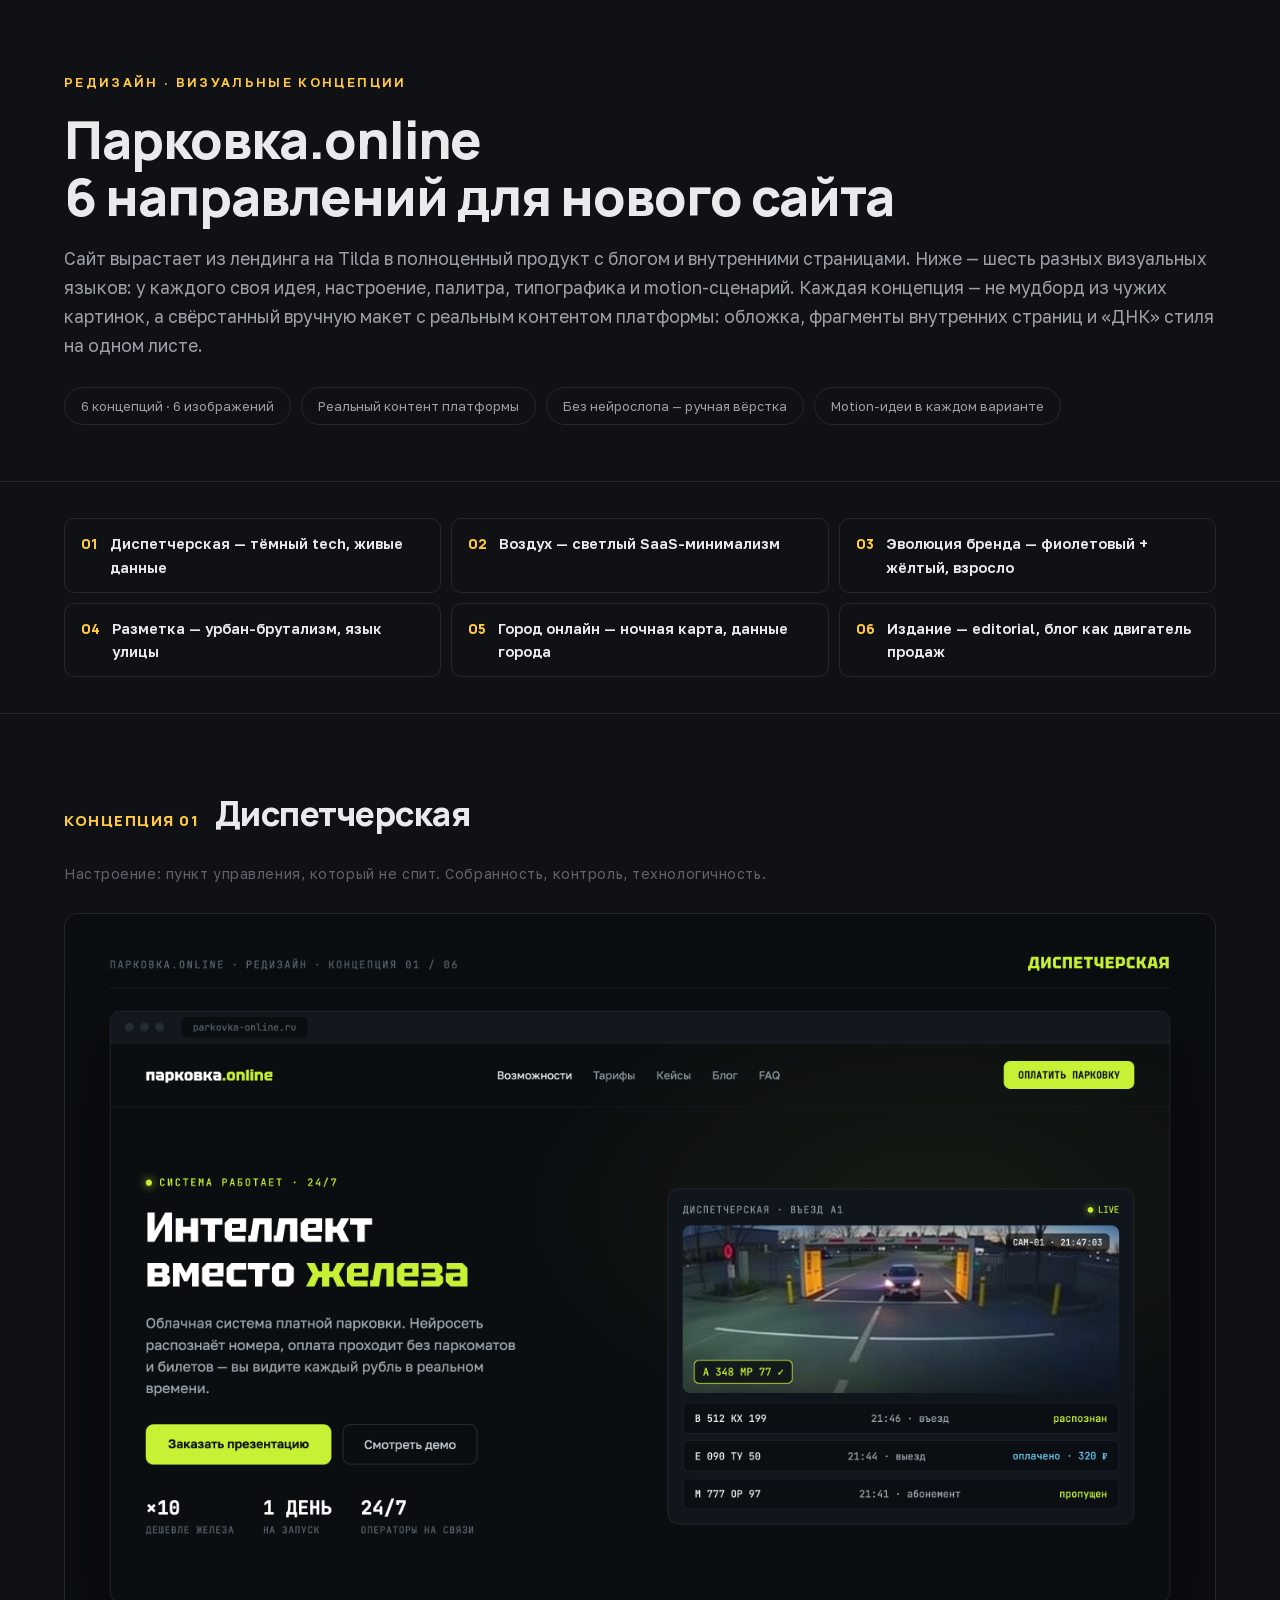
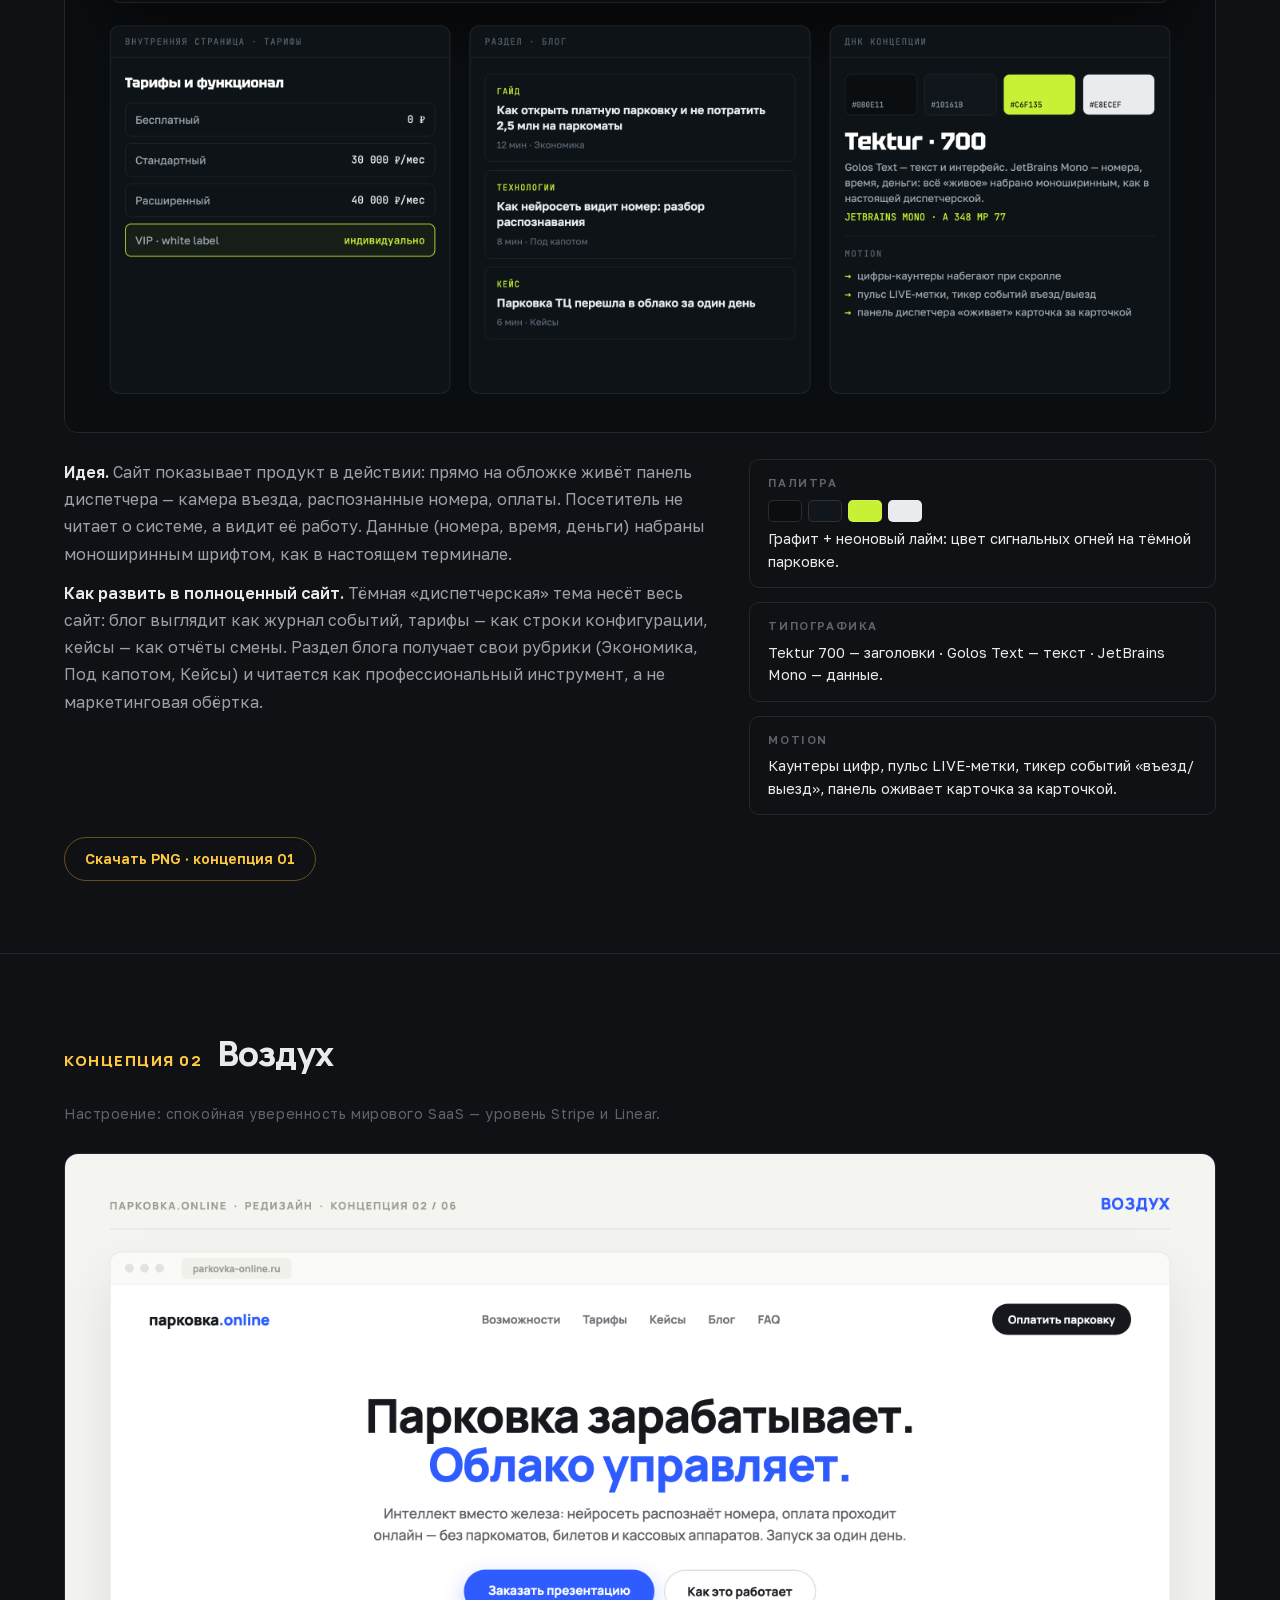
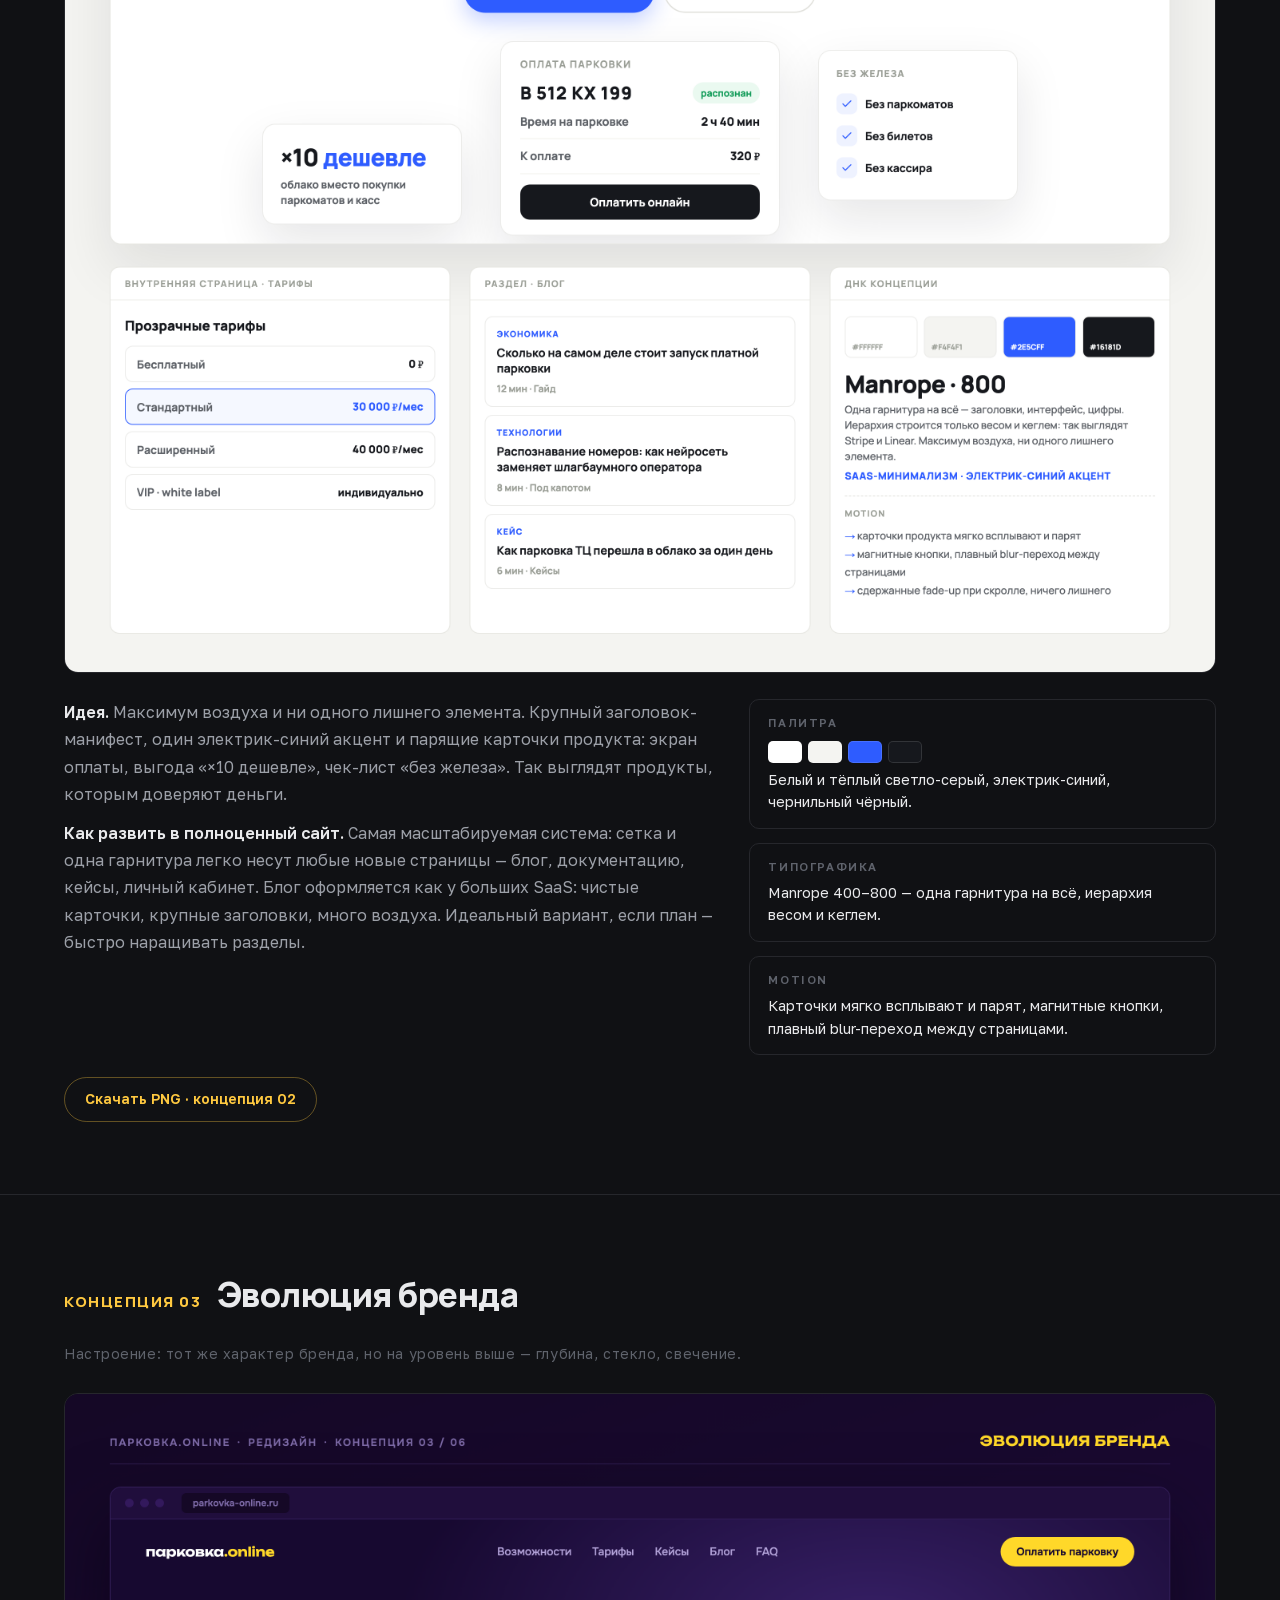
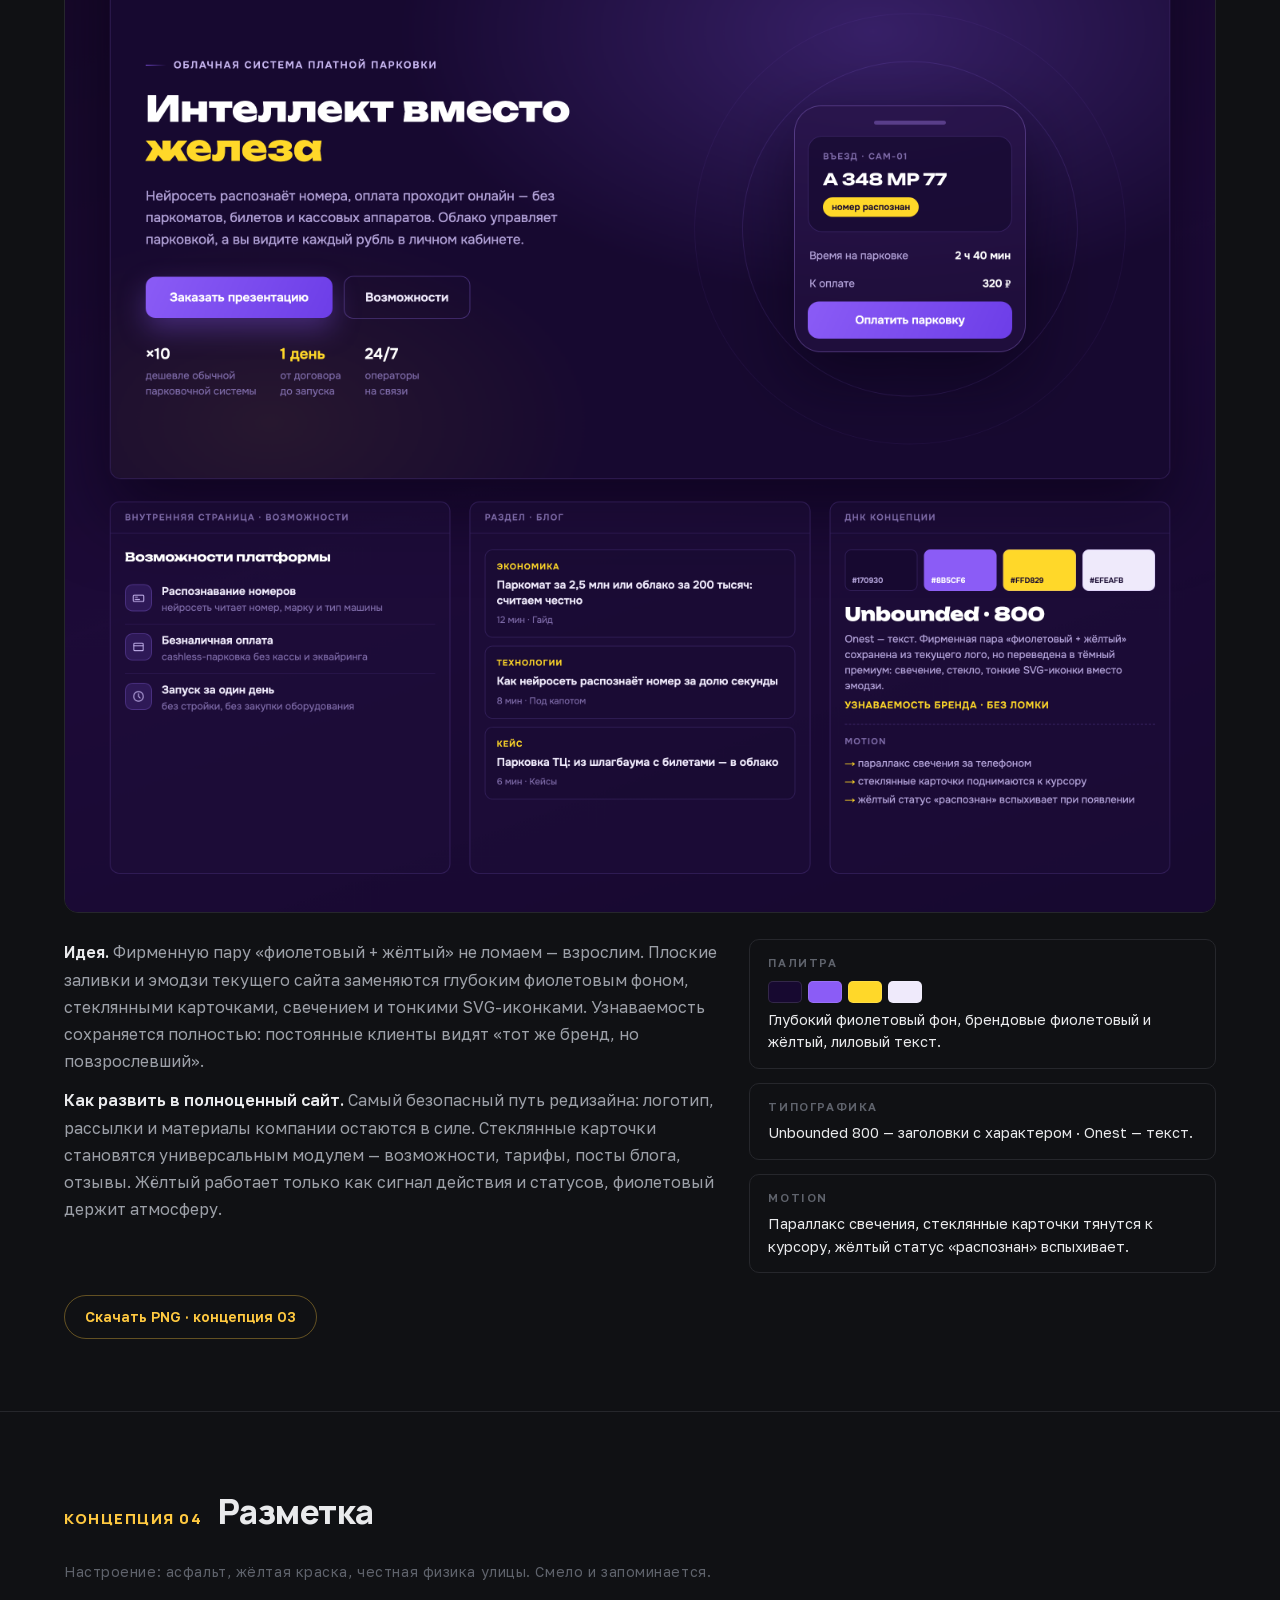
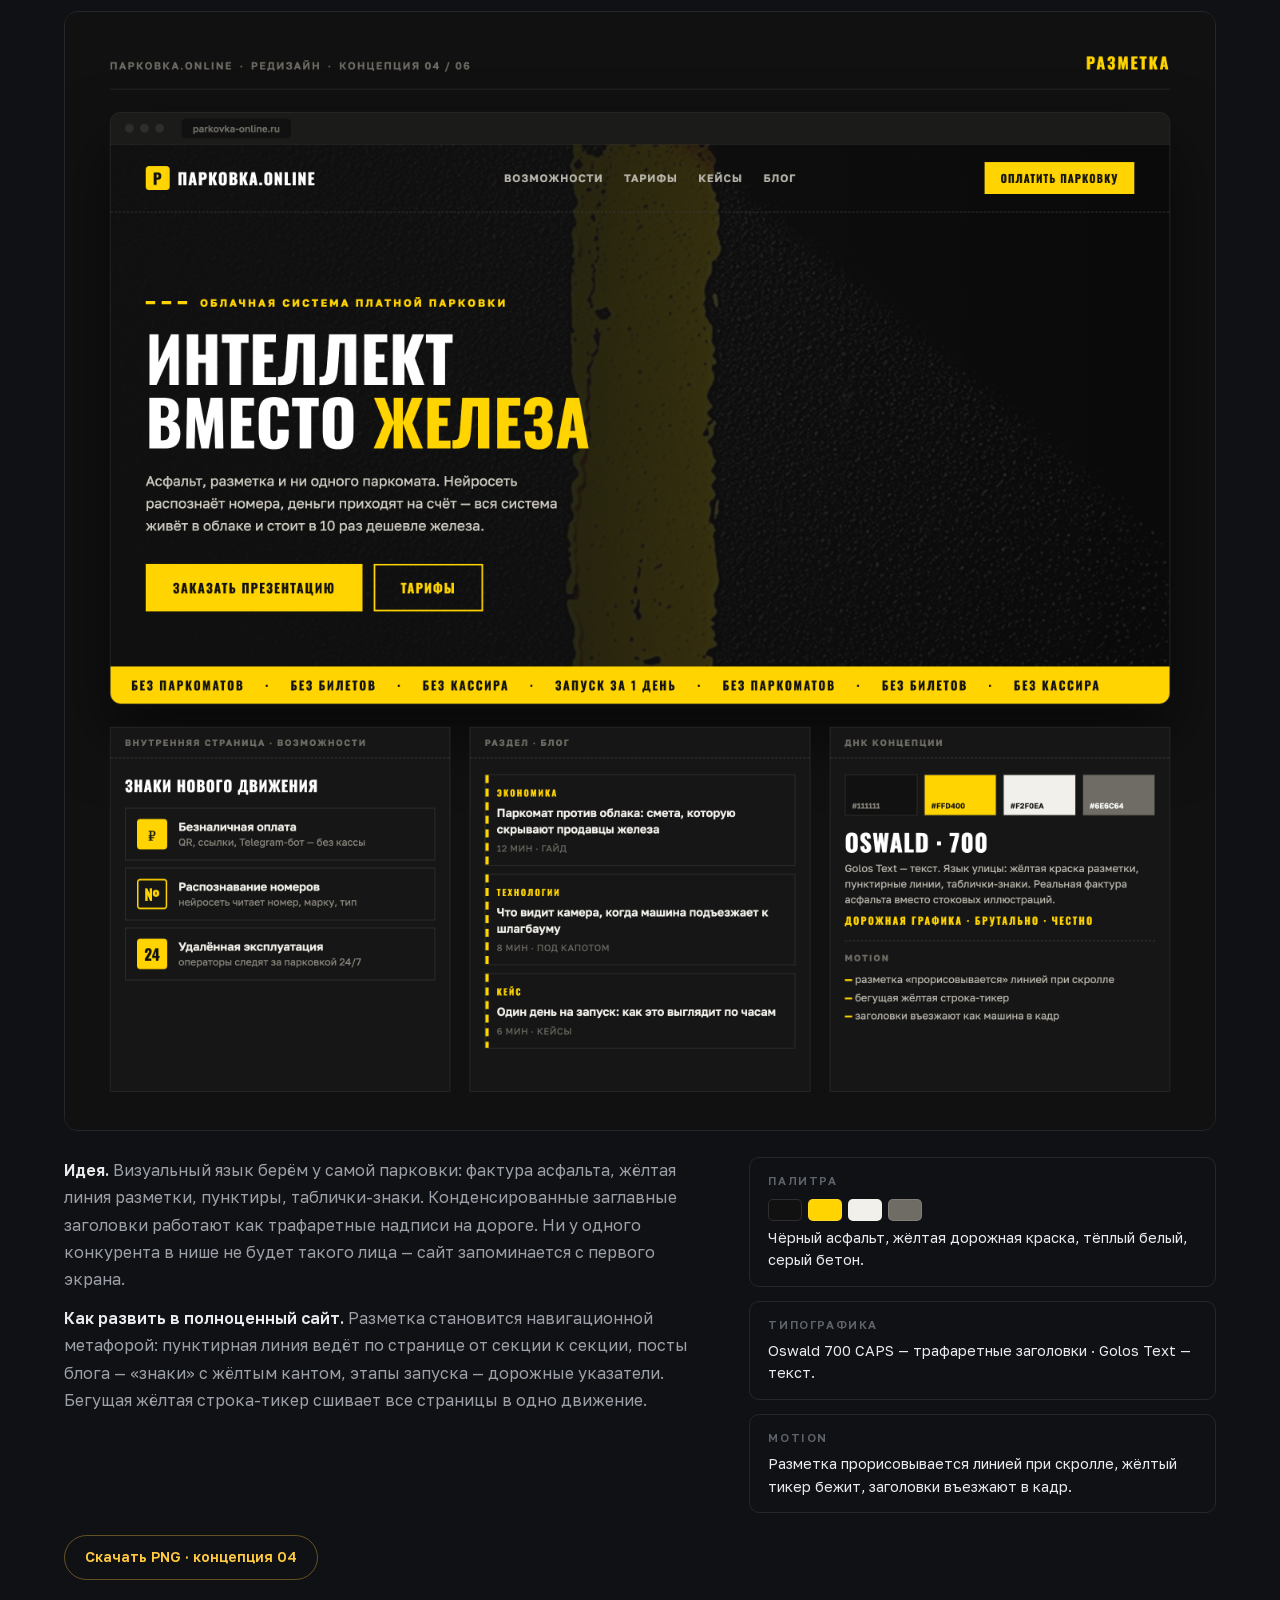
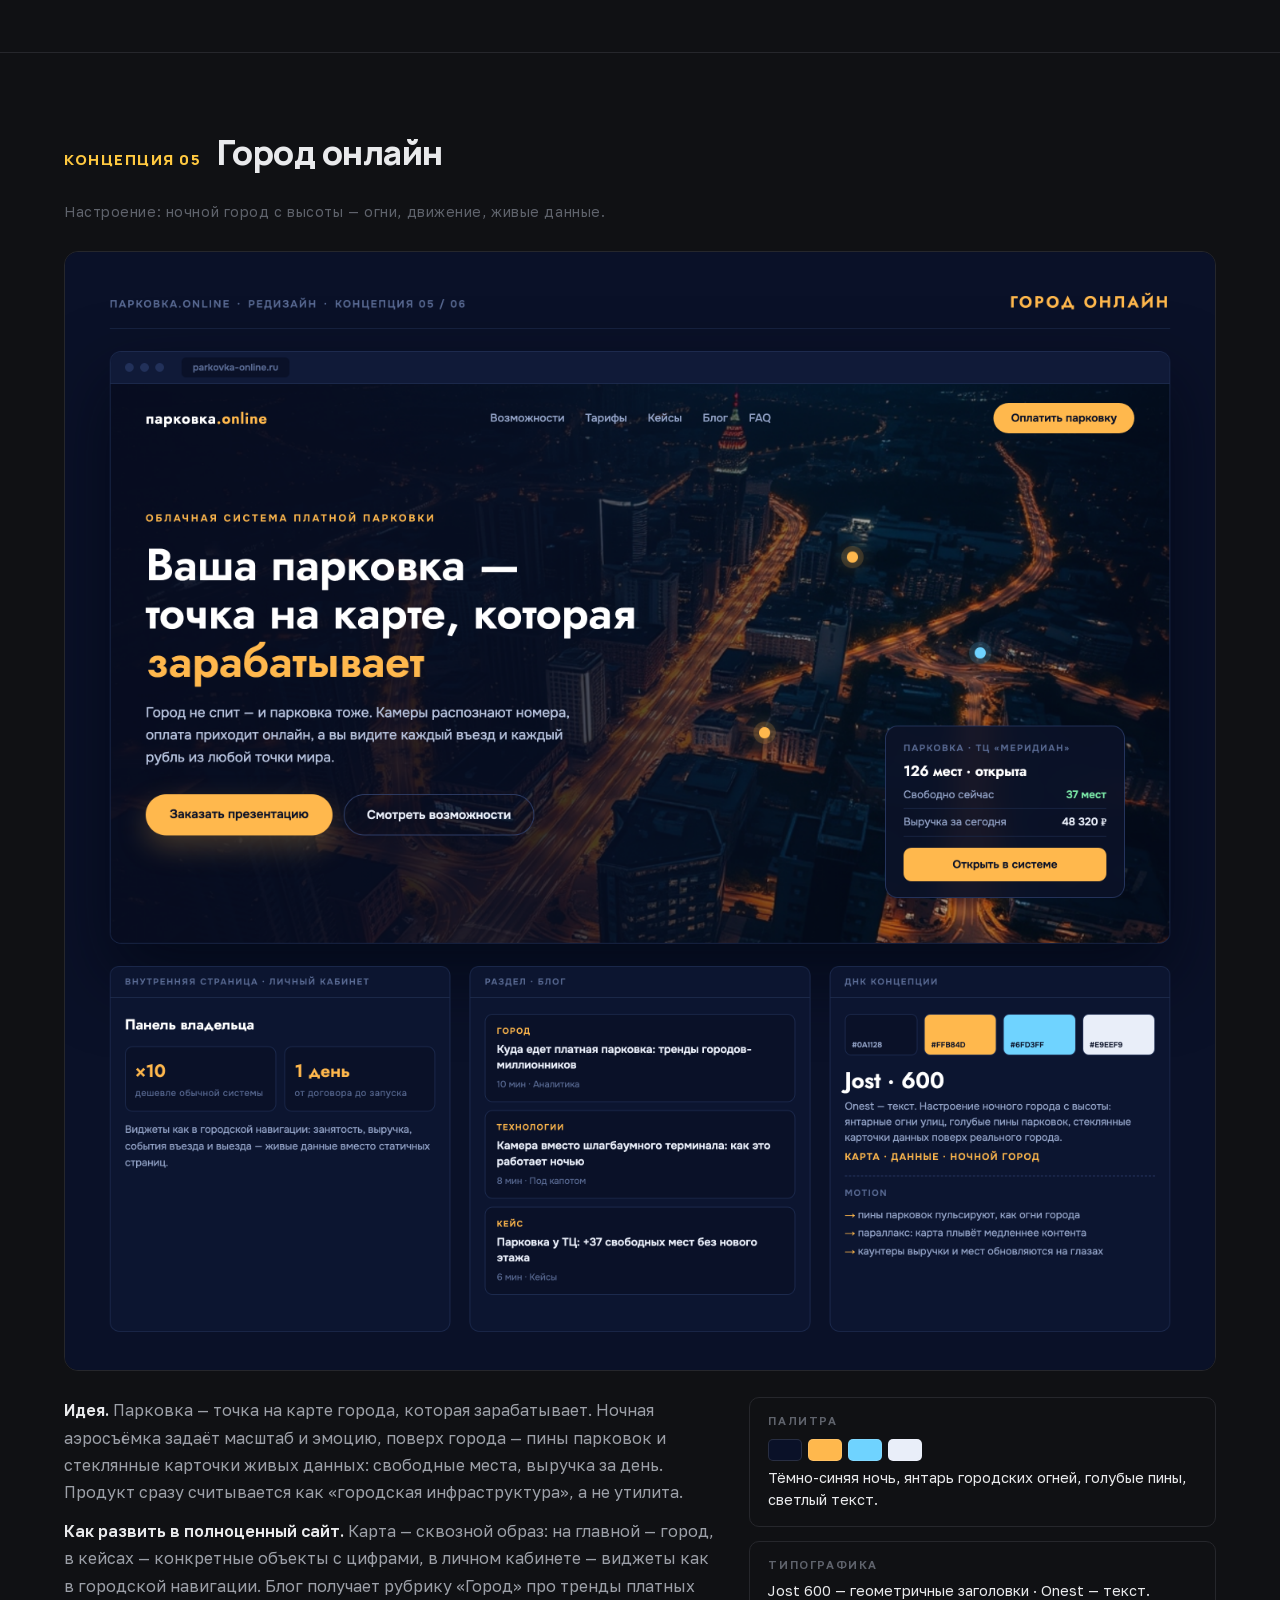
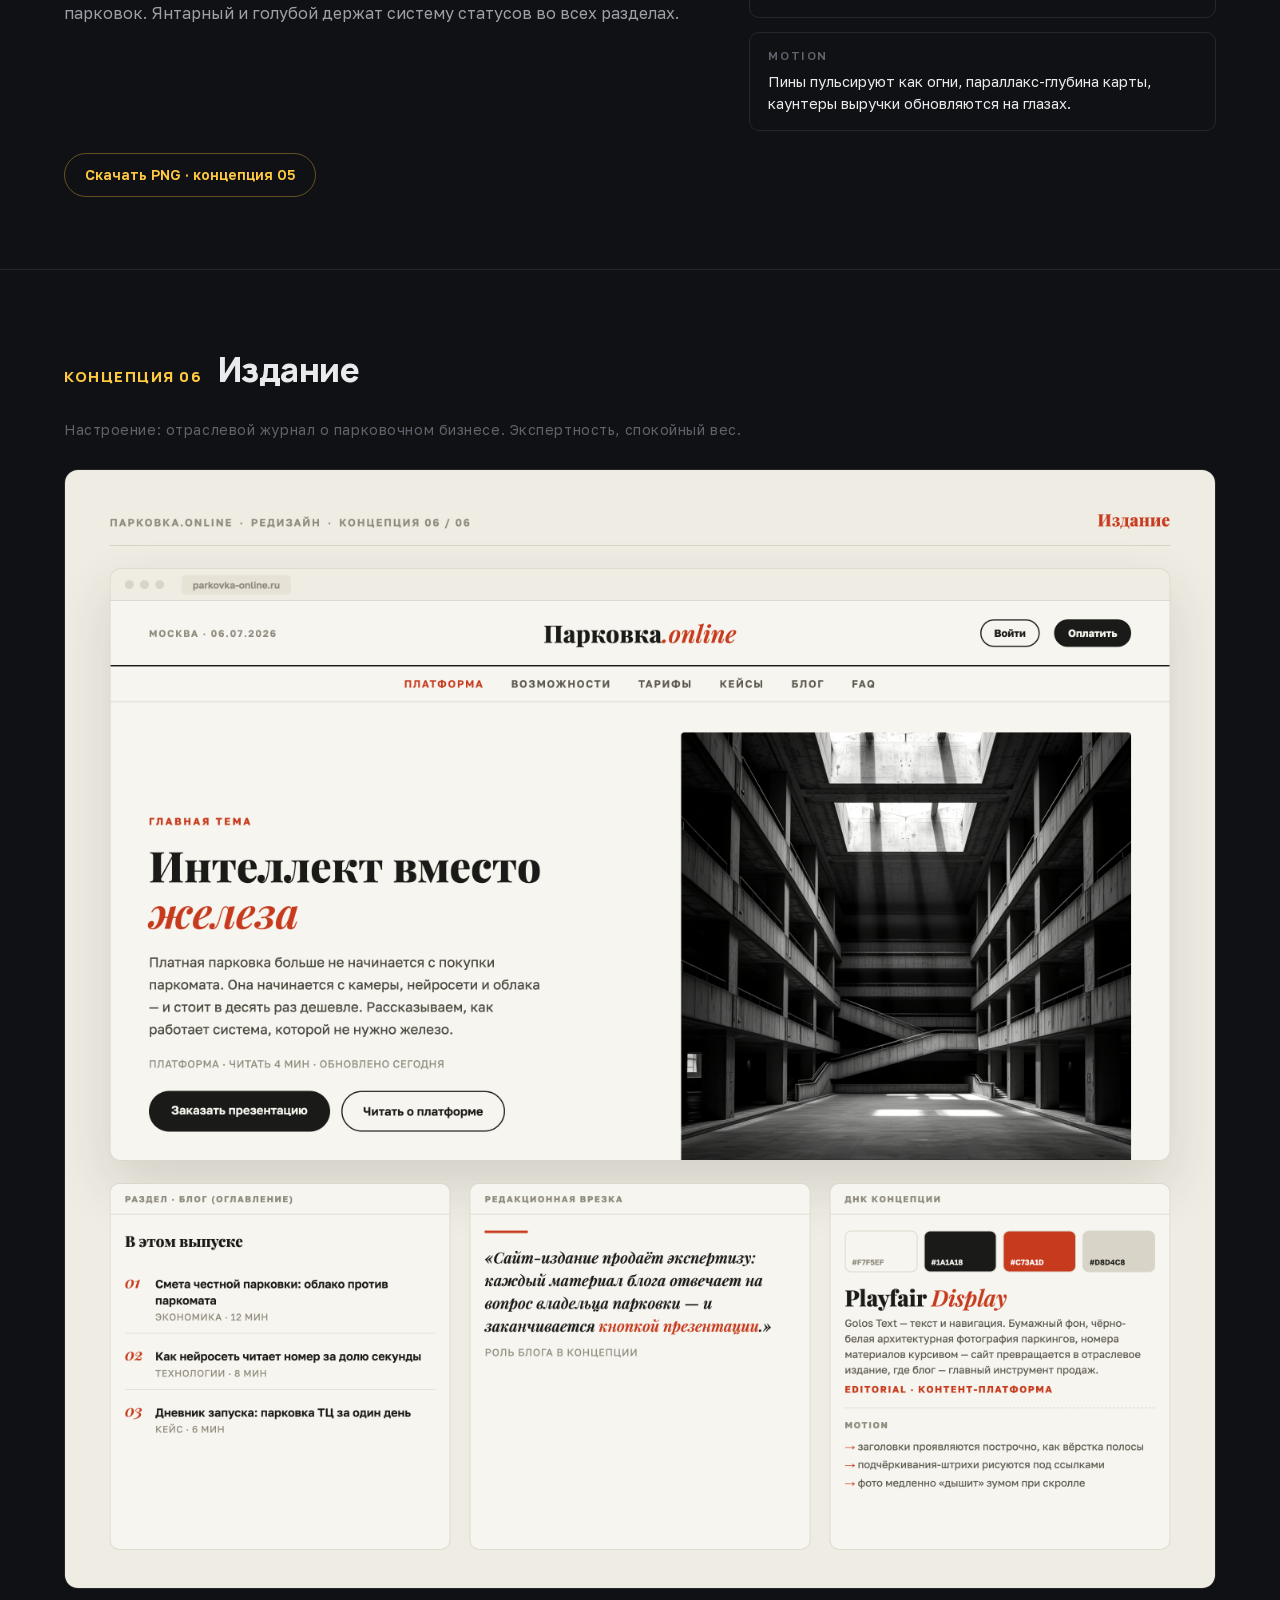
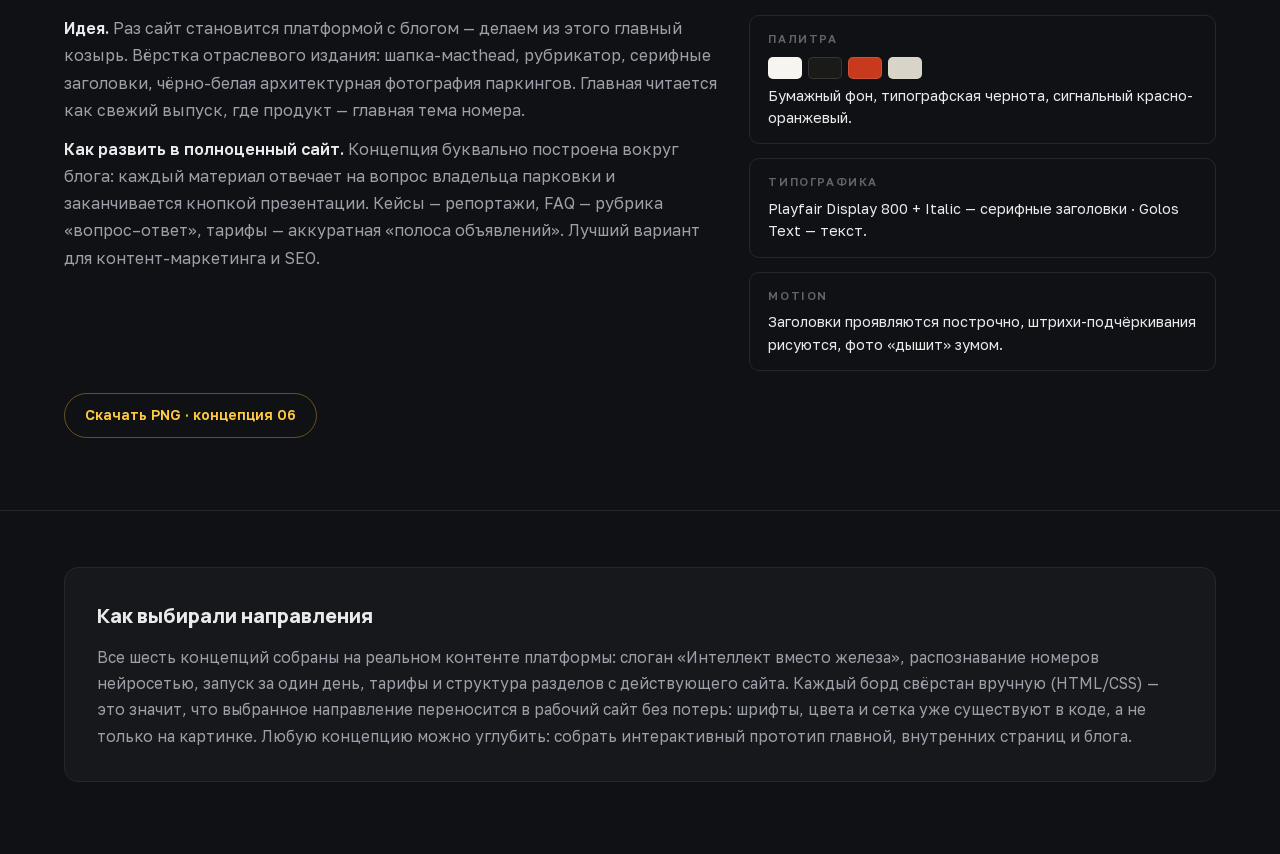
<file: index.html>
<!DOCTYPE html>
<html lang="ru">
<head>
<meta charset="UTF-8">
<meta name="viewport" content="width=device-width, initial-scale=1">
<title>Парковка.online — 6 визуальных концепций редизайна</title>
<meta name="description" content="Шесть визуальных концепций редизайна сайта облачной системы платной парковки: направление, настроение, палитра, типографика и motion-идеи для каждого варианта.">
<style>
@import url('fonts/fonts.css');
*{margin:0;padding:0;box-sizing:border-box}
:root{
  --bg:#101114; --panel:#17181C; --line:#26272C;
  --text:#E9EAEC; --mut:#9CA0A8; --dim:#5F636C; --acc:#FFC940;
}
body{background:var(--bg);color:var(--text);font-family:'Golos Text',sans-serif;line-height:1.6}
.wrap{max-width:1200px;margin:0 auto;padding:0 24px}
a{color:inherit;text-decoration:none}

header{padding:72px 0 56px;border-bottom:1px solid var(--line)}
.kicker{font-size:13px;letter-spacing:.18em;color:var(--acc);font-weight:600;text-transform:uppercase}
h1{font-family:'Manrope',sans-serif;font-weight:800;font-size:clamp(30px,4.4vw,52px);line-height:1.1;
  letter-spacing:-.02em;margin-top:18px}
.lead{margin-top:20px;font-size:17.5px;color:var(--mut);line-height:1.65}
.head-meta{margin-top:26px;display:flex;flex-wrap:wrap;gap:10px}
.head-meta span{font-size:13px;color:var(--mut);border:1px solid var(--line);border-radius:99px;padding:8px 16px}

.toc{padding:36px 0;border-bottom:1px solid var(--line)}
.toc-grid{display:grid;grid-template-columns:repeat(3,1fr);gap:10px}
.toc a{display:flex;gap:12px;align-items:baseline;padding:13px 16px;border:1px solid var(--line);
  border-radius:10px;transition:border-color .2s,background .2s}
.toc a:hover{border-color:var(--acc);background:rgba(255,201,64,.04)}
.toc .n{font-family:'Manrope',sans-serif;font-weight:800;color:var(--acc);font-size:14px}
.toc .t{font-size:14.5px;font-weight:600}

.concept{padding:72px 0;border-bottom:1px solid var(--line)}
.c-head{display:flex;align-items:baseline;gap:16px;flex-wrap:wrap}
.c-num{font-family:'Manrope',sans-serif;font-weight:800;font-size:15px;color:var(--acc);letter-spacing:.1em}
h2{font-family:'Manrope',sans-serif;font-weight:800;font-size:clamp(24px,3vw,34px);letter-spacing:-.015em}
.c-mood{font-size:14px;color:var(--dim);width:100%;margin-top:6px;letter-spacing:.04em}
.shot{margin-top:28px;border:1px solid var(--line);border-radius:14px;overflow:hidden;display:block;
  transition:border-color .2s}
.shot:hover{border-color:#3A3C44}
.shot img{width:100%;display:block}
.c-body{margin-top:26px;display:grid;grid-template-columns:1.4fr 1fr;gap:32px}
.c-idea p{font-size:16px;color:var(--mut);line-height:1.7}
.c-idea p+p{margin-top:12px}
.c-idea b{color:var(--text);font-weight:600}
.spec{display:flex;flex-direction:column;gap:14px}
.spec-row{border:1px solid var(--line);border-radius:10px;padding:14px 18px}
.spec-row .s-t{font-size:11.5px;letter-spacing:.14em;color:var(--dim);font-weight:600;text-transform:uppercase}
.spec-row .s-v{font-size:14.5px;margin-top:6px;color:var(--text);line-height:1.55}
.swatches{display:flex;gap:6px;margin-top:8px}
.swatches i{width:34px;height:22px;border-radius:5px;border:1px solid rgba(255,255,255,.12);display:block}
.dl{display:inline-flex;align-items:center;gap:8px;margin-top:22px;font-size:14px;font-weight:600;
  color:var(--acc);border:1px solid rgba(255,201,64,.35);border-radius:99px;padding:10px 20px;transition:background .2s}
.dl:hover{background:rgba(255,201,64,.08)}

footer{padding:56px 0 72px}
footer .f-in{border:1px solid var(--line);border-radius:14px;padding:32px;background:var(--panel)}
footer h3{font-family:'Manrope',sans-serif;font-size:20px;font-weight:800}
footer p{margin-top:12px;color:var(--mut);font-size:15.5px;line-height:1.7}

@media(max-width:900px){
  header{padding:52px 0 40px}
  .toc-grid{grid-template-columns:1fr}
  .concept{padding:52px 0}
  .c-body{grid-template-columns:1fr;gap:20px}
}
@media (prefers-reduced-motion: reduce){*{transition:none!important}}
</style>
</head>
<body>

<header>
  <div class="wrap">
    <div class="kicker">Редизайн · визуальные концепции</div>
    <h1>Парковка.online<br>6 направлений для нового сайта</h1>
    <p class="lead">Сайт вырастает из лендинга на Tilda в полноценный продукт с блогом и внутренними страницами. Ниже — шесть разных визуальных языков: у каждого своя идея, настроение, палитра, типографика и motion-сценарий. Каждая концепция — не мудборд из чужих картинок, а свёрстанный вручную макет с реальным контентом платформы: обложка, фрагменты внутренних страниц и «ДНК» стиля на одном листе.</p>
    <div class="head-meta">
      <span>6 концепций · 6 изображений</span>
      <span>Реальный контент платформы</span>
      <span>Без нейрослопа — ручная вёрстка</span>
      <span>Motion-идеи в каждом варианте</span>
    </div>
  </div>
</header>

<nav class="toc">
  <div class="wrap toc-grid">
    <a href="#c01"><span class="n">01</span><span class="t">Диспетчерская — тёмный tech, живые данные</span></a>
    <a href="#c02"><span class="n">02</span><span class="t">Воздух — светлый SaaS-минимализм</span></a>
    <a href="#c03"><span class="n">03</span><span class="t">Эволюция бренда — фиолетовый + жёлтый, взросло</span></a>
    <a href="#c04"><span class="n">04</span><span class="t">Разметка — урбан-брутализм, язык улицы</span></a>
    <a href="#c05"><span class="n">05</span><span class="t">Город онлайн — ночная карта, данные города</span></a>
    <a href="#c06"><span class="n">06</span><span class="t">Издание — editorial, блог как двигатель продаж</span></a>
  </div>
</nav>

<section class="concept" id="c01">
  <div class="wrap">
    <div class="c-head">
      <span class="c-num">КОНЦЕПЦИЯ 01</span>
      <h2>Диспетчерская</h2>
      <div class="c-mood">Настроение: пункт управления, который не спит. Собранность, контроль, технологичность.</div>
    </div>
    <a class="shot" href="png/concept-01.png" target="_blank" rel="noopener"><img src="png/concept-01.png" alt="Концепция 01 — Диспетчерская: тёмный tech-стиль с живой панелью данных" loading="lazy"></a>
    <div class="c-body">
      <div class="c-idea">
        <p><b>Идея.</b> Сайт показывает продукт в действии: прямо на обложке живёт панель диспетчера — камера въезда, распознанные номера, оплаты. Посетитель не читает о системе, а видит её работу. Данные (номера, время, деньги) набраны моноширинным шрифтом, как в настоящем терминале.</p>
        <p><b>Как развить в полноценный сайт.</b> Тёмная «диспетчерская» тема несёт весь сайт: блог выглядит как журнал событий, тарифы — как строки конфигурации, кейсы — как отчёты смены. Раздел блога получает свои рубрики (Экономика, Под капотом, Кейсы) и читается как профессиональный инструмент, а не маркетинговая обёртка.</p>
      </div>
      <div class="spec">
        <div class="spec-row"><div class="s-t">Палитра</div>
          <div class="swatches"><i style="background:#0B0E11"></i><i style="background:#10161B"></i><i style="background:#C6F135"></i><i style="background:#E8ECEF"></i></div>
          <div class="s-v">Графит + неоновый лайм: цвет сигнальных огней на тёмной парковке.</div></div>
        <div class="spec-row"><div class="s-t">Типографика</div><div class="s-v">Tektur 700 — заголовки · Golos Text — текст · JetBrains Mono — данные.</div></div>
        <div class="spec-row"><div class="s-t">Motion</div><div class="s-v">Каунтеры цифр, пульс LIVE-метки, тикер событий «въезд/выезд», панель оживает карточка за карточкой.</div></div>
      </div>
    </div>
    <a class="dl" href="png/concept-01.png" download>Скачать PNG · концепция 01</a>
  </div>
</section>

<section class="concept" id="c02">
  <div class="wrap">
    <div class="c-head">
      <span class="c-num">КОНЦЕПЦИЯ 02</span>
      <h2>Воздух</h2>
      <div class="c-mood">Настроение: спокойная уверенность мирового SaaS — уровень Stripe и Linear.</div>
    </div>
    <a class="shot" href="png/concept-02.png" target="_blank" rel="noopener"><img src="png/concept-02.png" alt="Концепция 02 — Воздух: светлый SaaS-минимализм с парящими карточками продукта" loading="lazy"></a>
    <div class="c-body">
      <div class="c-idea">
        <p><b>Идея.</b> Максимум воздуха и ни одного лишнего элемента. Крупный заголовок-манифест, один электрик-синий акцент и парящие карточки продукта: экран оплаты, выгода «×10 дешевле», чек-лист «без железа». Так выглядят продукты, которым доверяют деньги.</p>
        <p><b>Как развить в полноценный сайт.</b> Самая масштабируемая система: сетка и одна гарнитура легко несут любые новые страницы — блог, документацию, кейсы, личный кабинет. Блог оформляется как у больших SaaS: чистые карточки, крупные заголовки, много воздуха. Идеальный вариант, если план — быстро наращивать разделы.</p>
      </div>
      <div class="spec">
        <div class="spec-row"><div class="s-t">Палитра</div>
          <div class="swatches"><i style="background:#FFFFFF"></i><i style="background:#F4F4F1"></i><i style="background:#2E5CFF"></i><i style="background:#16181D"></i></div>
          <div class="s-v">Белый и тёплый светло-серый, электрик-синий, чернильный чёрный.</div></div>
        <div class="spec-row"><div class="s-t">Типографика</div><div class="s-v">Manrope 400–800 — одна гарнитура на всё, иерархия весом и кеглем.</div></div>
        <div class="spec-row"><div class="s-t">Motion</div><div class="s-v">Карточки мягко всплывают и парят, магнитные кнопки, плавный blur-переход между страницами.</div></div>
      </div>
    </div>
    <a class="dl" href="png/concept-02.png" download>Скачать PNG · концепция 02</a>
  </div>
</section>

<section class="concept" id="c03">
  <div class="wrap">
    <div class="c-head">
      <span class="c-num">КОНЦЕПЦИЯ 03</span>
      <h2>Эволюция бренда</h2>
      <div class="c-mood">Настроение: тот же характер бренда, но на уровень выше — глубина, стекло, свечение.</div>
    </div>
    <a class="shot" href="png/concept-03.png" target="_blank" rel="noopener"><img src="png/concept-03.png" alt="Концепция 03 — Эволюция бренда: фирменные фиолетовый и жёлтый во взрослом тёмном исполнении" loading="lazy"></a>
    <div class="c-body">
      <div class="c-idea">
        <p><b>Идея.</b> Фирменную пару «фиолетовый + жёлтый» не ломаем — взрослим. Плоские заливки и эмодзи текущего сайта заменяются глубоким фиолетовым фоном, стеклянными карточками, свечением и тонкими SVG-иконками. Узнаваемость сохраняется полностью: постоянные клиенты видят «тот же бренд, но повзрослевший».</p>
        <p><b>Как развить в полноценный сайт.</b> Самый безопасный путь редизайна: логотип, рассылки и материалы компании остаются в силе. Стеклянные карточки становятся универсальным модулем — возможности, тарифы, посты блога, отзывы. Жёлтый работает только как сигнал действия и статусов, фиолетовый держит атмосферу.</p>
      </div>
      <div class="spec">
        <div class="spec-row"><div class="s-t">Палитра</div>
          <div class="swatches"><i style="background:#170930"></i><i style="background:#8B5CF6"></i><i style="background:#FFD829"></i><i style="background:#EFEAFB"></i></div>
          <div class="s-v">Глубокий фиолетовый фон, брендовые фиолетовый и жёлтый, лиловый текст.</div></div>
        <div class="spec-row"><div class="s-t">Типографика</div><div class="s-v">Unbounded 800 — заголовки с характером · Onest — текст.</div></div>
        <div class="spec-row"><div class="s-t">Motion</div><div class="s-v">Параллакс свечения, стеклянные карточки тянутся к курсору, жёлтый статус «распознан» вспыхивает.</div></div>
      </div>
    </div>
    <a class="dl" href="png/concept-03.png" download>Скачать PNG · концепция 03</a>
  </div>
</section>

<section class="concept" id="c04">
  <div class="wrap">
    <div class="c-head">
      <span class="c-num">КОНЦЕПЦИЯ 04</span>
      <h2>Разметка</h2>
      <div class="c-mood">Настроение: асфальт, жёлтая краска, честная физика улицы. Смело и запоминается.</div>
    </div>
    <a class="shot" href="png/concept-04.png" target="_blank" rel="noopener"><img src="png/concept-04.png" alt="Концепция 04 — Разметка: урбан-брутализм с фактурой асфальта и жёлтой дорожной краской" loading="lazy"></a>
    <div class="c-body">
      <div class="c-idea">
        <p><b>Идея.</b> Визуальный язык берём у самой парковки: фактура асфальта, жёлтая линия разметки, пунктиры, таблички-знаки. Конденсированные заглавные заголовки работают как трафаретные надписи на дороге. Ни у одного конкурента в нише не будет такого лица — сайт запоминается с первого экрана.</p>
        <p><b>Как развить в полноценный сайт.</b> Разметка становится навигационной метафорой: пунктирная линия ведёт по странице от секции к секции, посты блога — «знаки» с жёлтым кантом, этапы запуска — дорожные указатели. Бегущая жёлтая строка-тикер сшивает все страницы в одно движение.</p>
      </div>
      <div class="spec">
        <div class="spec-row"><div class="s-t">Палитра</div>
          <div class="swatches"><i style="background:#111111"></i><i style="background:#FFD400"></i><i style="background:#F2F0EA"></i><i style="background:#6E6C64"></i></div>
          <div class="s-v">Чёрный асфальт, жёлтая дорожная краска, тёплый белый, серый бетон.</div></div>
        <div class="spec-row"><div class="s-t">Типографика</div><div class="s-v">Oswald 700 CAPS — трафаретные заголовки · Golos Text — текст.</div></div>
        <div class="spec-row"><div class="s-t">Motion</div><div class="s-v">Разметка прорисовывается линией при скролле, жёлтый тикер бежит, заголовки въезжают в кадр.</div></div>
      </div>
    </div>
    <a class="dl" href="png/concept-04.png" download>Скачать PNG · концепция 04</a>
  </div>
</section>

<section class="concept" id="c05">
  <div class="wrap">
    <div class="c-head">
      <span class="c-num">КОНЦЕПЦИЯ 05</span>
      <h2>Город онлайн</h2>
      <div class="c-mood">Настроение: ночной город с высоты — огни, движение, живые данные.</div>
    </div>
    <a class="shot" href="png/concept-05.png" target="_blank" rel="noopener"><img src="png/concept-05.png" alt="Концепция 05 — Город онлайн: ночная аэросъёмка города с пинами парковок и карточками данных" loading="lazy"></a>
    <div class="c-body">
      <div class="c-idea">
        <p><b>Идея.</b> Парковка — точка на карте города, которая зарабатывает. Ночная аэросъёмка задаёт масштаб и эмоцию, поверх города — пины парковок и стеклянные карточки живых данных: свободные места, выручка за день. Продукт сразу считывается как «городская инфраструктура», а не утилита.</p>
        <p><b>Как развить в полноценный сайт.</b> Карта — сквозной образ: на главной — город, в кейсах — конкретные объекты с цифрами, в личном кабинете — виджеты как в городской навигации. Блог получает рубрику «Город» про тренды платных парковок. Янтарный и голубой держат систему статусов во всех разделах.</p>
      </div>
      <div class="spec">
        <div class="spec-row"><div class="s-t">Палитра</div>
          <div class="swatches"><i style="background:#0A1128"></i><i style="background:#FFB84D"></i><i style="background:#6FD3FF"></i><i style="background:#E9EEF9"></i></div>
          <div class="s-v">Тёмно-синяя ночь, янтарь городских огней, голубые пины, светлый текст.</div></div>
        <div class="spec-row"><div class="s-t">Типографика</div><div class="s-v">Jost 600 — геометричные заголовки · Onest — текст.</div></div>
        <div class="spec-row"><div class="s-t">Motion</div><div class="s-v">Пины пульсируют как огни, параллакс-глубина карты, каунтеры выручки обновляются на глазах.</div></div>
      </div>
    </div>
    <a class="dl" href="png/concept-05.png" download>Скачать PNG · концепция 05</a>
  </div>
</section>

<section class="concept" id="c06">
  <div class="wrap">
    <div class="c-head">
      <span class="c-num">КОНЦЕПЦИЯ 06</span>
      <h2>Издание</h2>
      <div class="c-mood">Настроение: отраслевой журнал о парковочном бизнесе. Экспертность, спокойный вес.</div>
    </div>
    <a class="shot" href="png/concept-06.png" target="_blank" rel="noopener"><img src="png/concept-06.png" alt="Концепция 06 — Издание: editorial-вёрстка с чёрно-белой архитектурной фотографией паркинга" loading="lazy"></a>
    <div class="c-body">
      <div class="c-idea">
        <p><b>Идея.</b> Раз сайт становится платформой с блогом — делаем из этого главный козырь. Вёрстка отраслевого издания: шапка-масthead, рубрикатор, серифные заголовки, чёрно-белая архитектурная фотография паркингов. Главная читается как свежий выпуск, где продукт — главная тема номера.</p>
        <p><b>Как развить в полноценный сайт.</b> Концепция буквально построена вокруг блога: каждый материал отвечает на вопрос владельца парковки и заканчивается кнопкой презентации. Кейсы — репортажи, FAQ — рубрика «вопрос–ответ», тарифы — аккуратная «полоса объявлений». Лучший вариант для контент-маркетинга и SEO.</p>
      </div>
      <div class="spec">
        <div class="spec-row"><div class="s-t">Палитра</div>
          <div class="swatches"><i style="background:#F7F5EF"></i><i style="background:#1A1A18"></i><i style="background:#C73A1D"></i><i style="background:#D8D4C8"></i></div>
          <div class="s-v">Бумажный фон, типографская чернота, сигнальный красно-оранжевый.</div></div>
        <div class="spec-row"><div class="s-t">Типографика</div><div class="s-v">Playfair Display 800 + Italic — серифные заголовки · Golos Text — текст.</div></div>
        <div class="spec-row"><div class="s-t">Motion</div><div class="s-v">Заголовки проявляются построчно, штрихи-подчёркивания рисуются, фото «дышит» зумом.</div></div>
      </div>
    </div>
    <a class="dl" href="png/concept-06.png" download>Скачать PNG · концепция 06</a>
  </div>
</section>

<footer>
  <div class="wrap">
    <div class="f-in">
      <h3>Как выбирали направления</h3>
      <p>Все шесть концепций собраны на реальном контенте платформы: слоган «Интеллект вместо железа», распознавание номеров нейросетью, запуск за один день, тарифы и структура разделов с действующего сайта. Каждый борд свёрстан вручную (HTML/CSS) — это значит, что выбранное направление переносится в рабочий сайт без потерь: шрифты, цвета и сетка уже существуют в коде, а не только на картинке. Любую концепцию можно углубить: собрать интерактивный прототип главной, внутренних страниц и блога.</p>
    </div>
  </div>
</footer>

</body>
</html>
</file>
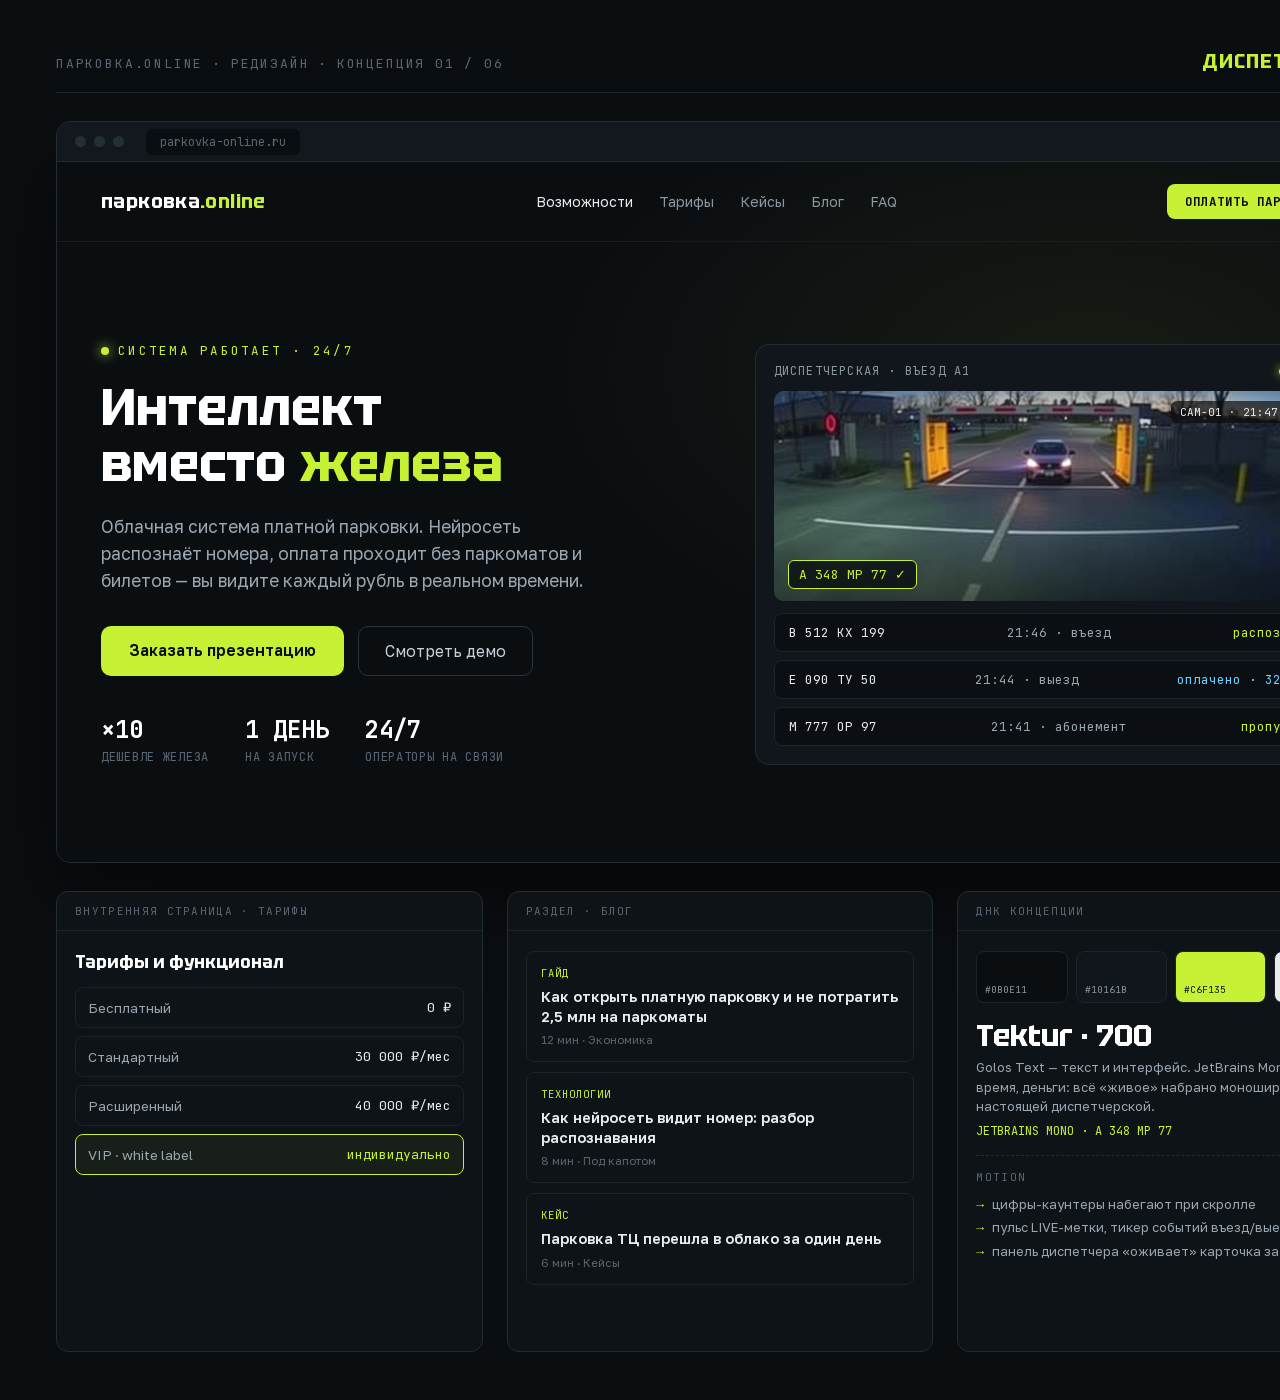
<file: boards/concept-01.html>
<!DOCTYPE html>
<html lang="ru">
<head>
<meta charset="UTF-8">
<title>Концепция 01 — Диспетчерская</title>
<style>
@import url('../fonts/fonts.css');
*{margin:0;padding:0;box-sizing:border-box}
body{width:1440px;height:1400px;overflow:hidden;background:#0B0E11;color:#E8ECEF;
  font-family:'Golos Text',sans-serif;position:relative}
.board{padding:48px 56px;height:100%;display:flex;flex-direction:column;gap:28px}

/* ── шапка борда ── */
.b-head{display:flex;justify-content:space-between;align-items:baseline;
  border-bottom:1px solid #1E252B;padding-bottom:18px}
.b-head .tag{font-family:'JetBrains Mono',monospace;font-size:13px;letter-spacing:.14em;color:#5A6672}
.b-head .name{font-family:'Tektur',sans-serif;font-size:20px;color:#C6F135;letter-spacing:.06em}

/* ── браузерный мокап hero ── */
.browser{background:#0E1317;border:1px solid #232B33;border-radius:14px;overflow:hidden;
  box-shadow:0 40px 80px rgba(0,0,0,.5)}
.browser .bar{height:40px;background:#12181D;border-bottom:1px solid #232B33;
  display:flex;align-items:center;gap:8px;padding:0 18px}
.browser .bar i{width:11px;height:11px;border-radius:50%;background:#242E36;display:block}
.browser .bar .url{margin-left:14px;font-family:'JetBrains Mono',monospace;font-size:12px;
  color:#5A6672;background:#0B0E11;border-radius:6px;padding:5px 14px}

/* hero внутри мокапа */
.hero{position:relative;height:700px;background:
  radial-gradient(900px 500px at 78% 30%,rgba(198,241,53,.06),transparent 60%),#0B0E11;
  display:flex;flex-direction:column}
.nav{display:flex;align-items:center;justify-content:space-between;padding:22px 44px;
  border-bottom:1px solid #161C21}
.logo{font-family:'Tektur',sans-serif;font-size:19px;color:#fff;letter-spacing:.02em}
.logo b{color:#C6F135}
.nav .links{display:flex;gap:26px;font-size:14px;color:#8B97A1}
.nav .links span.act{color:#E8ECEF}
.nav .cta-s{font-family:'JetBrains Mono',monospace;font-size:12.5px;color:#0B0E11;background:#C6F135;
  padding:9px 18px;border-radius:8px;font-weight:700}
.hero-in{flex:1;display:grid;grid-template-columns:1.05fr 1fr;gap:40px;padding:40px 44px 36px}
.h-left{display:flex;flex-direction:column;justify-content:center}
.h-eyebrow{font-family:'JetBrains Mono',monospace;font-size:12.5px;letter-spacing:.18em;color:#C6F135;margin-bottom:20px}
.h-eyebrow i{display:inline-block;width:8px;height:8px;border-radius:50%;background:#C6F135;margin-right:9px;
  box-shadow:0 0 12px #C6F135}
h1{font-family:'Tektur',sans-serif;font-weight:700;font-size:52px;line-height:1.08;color:#fff;max-width:26ch}
h1 span{color:#C6F135}
.h-sub{margin-top:22px;font-size:17.5px;line-height:1.55;color:#9AA6B0;max-width:44ch}
.h-btns{display:flex;gap:14px;margin-top:32px}
.btn-a{background:#C6F135;color:#0B0E11;font-weight:600;font-size:15.5px;padding:15px 28px;border-radius:10px}
.btn-b{border:1px solid #2A333C;color:#C9D2DA;font-size:15.5px;padding:15px 26px;border-radius:10px}
.h-stats{display:flex;gap:36px;margin-top:38px;font-family:'JetBrains Mono',monospace}
.h-stats b{display:block;font-size:24px;color:#fff}
.h-stats span{font-size:12px;color:#5A6672;letter-spacing:.06em}

/* панель диспетчера */
.panel{background:#10161B;border:1px solid #232B33;border-radius:14px;padding:18px;
  display:flex;flex-direction:column;gap:12px;align-self:center;width:100%}
.p-top{display:flex;justify-content:space-between;align-items:center}
.p-top .t{font-family:'JetBrains Mono',monospace;font-size:12px;color:#8B97A1;letter-spacing:.1em}
.p-top .live{font-family:'JetBrains Mono',monospace;font-size:11px;color:#C6F135}
.p-top .live i{display:inline-block;width:7px;height:7px;border-radius:50%;background:#C6F135;margin-right:6px;box-shadow:0 0 10px #C6F135}
.cam{position:relative;border-radius:10px;overflow:hidden;height:210px}
.cam img{width:100%;height:100%;object-fit:cover;object-position:50% 60%;display:block;filter:saturate(.85) contrast(1.05)}
.cam .hud{position:absolute;inset:0;background:linear-gradient(180deg,rgba(11,14,17,.35),transparent 30%,transparent 70%,rgba(11,14,17,.55))}
.cam .plate{position:absolute;left:14px;bottom:12px;font-family:'JetBrains Mono',monospace;font-size:13px;
  background:rgba(11,14,17,.8);border:1px solid #C6F135;color:#C6F135;padding:5px 10px;border-radius:6px}
.cam .cam-id{position:absolute;right:12px;top:10px;font-family:'JetBrains Mono',monospace;font-size:11px;color:#E8ECEF;
  background:rgba(11,14,17,.7);padding:4px 9px;border-radius:6px}
.rows{display:flex;flex-direction:column;gap:8px;font-family:'JetBrains Mono',monospace;font-size:12.5px}
.row{display:flex;justify-content:space-between;align-items:center;background:#0B0F13;border:1px solid #1C232A;
  border-radius:8px;padding:10px 14px;color:#9AA6B0}
.row b{color:#E8ECEF;font-weight:400}
.row .ok{color:#C6F135}
.row .pay{color:#6FD3FF}

/* ── нижняя зона: внутренние страницы + ДНК стиля ── */
.lower{display:grid;grid-template-columns:1fr 1fr 1fr;gap:24px;flex:1}
.mini{background:#0E1317;border:1px solid #232B33;border-radius:12px;overflow:hidden;display:flex;flex-direction:column}
.mini .m-cap{font-family:'JetBrains Mono',monospace;font-size:11px;letter-spacing:.12em;color:#5A6672;
  padding:12px 18px;border-bottom:1px solid #1C232A}
.mini .m-body{padding:20px 18px;flex:1}
.m-body h4{font-family:'Tektur',sans-serif;font-size:17px;color:#fff;margin-bottom:14px}
.tarif{display:flex;justify-content:space-between;align-items:center;padding:11px 12px;border:1px solid #1C232A;
  border-radius:8px;margin-bottom:8px;font-size:13.5px;color:#9AA6B0}
.tarif b{font-family:'JetBrains Mono',monospace;color:#E8ECEF;font-weight:400;font-size:13px}
.tarif.vip{border-color:#C6F135;background:rgba(198,241,53,.05)}
.tarif.vip b{color:#C6F135}
.bpost{border:1px solid #1C232A;border-radius:8px;padding:14px;margin-bottom:10px}
.bpost .bp-tag{font-family:'JetBrains Mono',monospace;font-size:10.5px;color:#C6F135;letter-spacing:.1em}
.bpost h5{font-size:14.5px;color:#E8ECEF;font-weight:600;line-height:1.35;margin-top:7px}
.bpost .bp-meta{font-size:11.5px;color:#5A6672;margin-top:7px}

/* ДНК стиля */
.dna .m-body{display:flex;flex-direction:column;gap:16px}
.chips{display:flex;gap:8px}
.chip{flex:1;height:52px;border-radius:8px;position:relative;border:1px solid #1C232A}
.chip span{position:absolute;left:8px;bottom:6px;font-family:'JetBrains Mono',monospace;font-size:9.5px;color:#8B97A1}
.type-spec .big{font-family:'Tektur',sans-serif;font-size:30px;color:#fff;line-height:1.1}
.type-spec .small{font-size:13px;color:#9AA6B0;margin-top:6px;line-height:1.5}
.type-spec .mono{font-family:'JetBrains Mono',monospace;font-size:12px;color:#C6F135;margin-top:6px}
.motion{border-top:1px dashed #232B33;padding-top:14px}
.motion .m-t{font-family:'JetBrains Mono',monospace;font-size:11px;color:#5A6672;letter-spacing:.12em;margin-bottom:9px}
.motion ul{list-style:none;font-size:13px;color:#9AA6B0;line-height:1.75}
.motion li::before{content:"→ ";color:#C6F135;font-family:'JetBrains Mono',monospace}
</style>
</head>
<body>
<div class="board">

  <div class="b-head">
    <div class="tag">ПАРКОВКА.ONLINE&ensp;·&ensp;РЕДИЗАЙН&ensp;·&ensp;КОНЦЕПЦИЯ 01 / 06</div>
    <div class="name">ДИСПЕТЧЕРСКАЯ</div>
  </div>

  <div class="browser">
    <div class="bar"><i></i><i></i><i></i><span class="url">parkovka-online.ru</span></div>
    <div class="hero">
      <div class="nav">
        <div class="logo">парковка<b>.online</b></div>
        <div class="links"><span class="act">Возможности</span><span>Тарифы</span><span>Кейсы</span><span>Блог</span><span>FAQ</span></div>
        <div class="cta-s">ОПЛАТИТЬ ПАРКОВКУ</div>
      </div>
      <div class="hero-in">
        <div class="h-left">
          <div class="h-eyebrow"><i></i>СИСТЕМА РАБОТАЕТ · 24/7</div>
          <h1>Интеллект<br>вместо <span>железа</span></h1>
          <div class="h-sub">Облачная система платной парковки. Нейросеть распознаёт номера, оплата проходит без паркоматов и билетов — вы видите каждый рубль в реальном времени.</div>
          <div class="h-btns"><div class="btn-a">Заказать презентацию</div><div class="btn-b">Смотреть демо</div></div>
          <div class="h-stats">
            <div><b>×10</b><span>ДЕШЕВЛЕ ЖЕЛЕЗА</span></div>
            <div><b>1 ДЕНЬ</b><span>НА ЗАПУСК</span></div>
            <div><b>24/7</b><span>ОПЕРАТОРЫ НА СВЯЗИ</span></div>
          </div>
        </div>
        <div class="panel">
          <div class="p-top"><span class="t">ДИСПЕТЧЕРСКАЯ · ВЪЕЗД A1</span><span class="live"><i></i>LIVE</span></div>
          <div class="cam">
            <img src="../img/cam-entrance.png" alt="">
            <div class="hud"></div>
            <div class="cam-id">CAM-01 · 21:47:03</div>
            <div class="plate">А 348 МР 77 ✓</div>
          </div>
          <div class="rows">
            <div class="row"><b>В 512 КХ 199</b><span>21:46 · въезд</span><span class="ok">распознан</span></div>
            <div class="row"><b>Е 090 ТУ 50</b><span>21:44 · выезд</span><span class="pay">оплачено · 320 ₽</span></div>
            <div class="row"><b>М 777 ОР 97</b><span>21:41 · абонемент</span><span class="ok">пропущен</span></div>
          </div>
        </div>
      </div>
    </div>
  </div>

  <div class="lower">
    <div class="mini">
      <div class="m-cap">ВНУТРЕННЯЯ СТРАНИЦА · ТАРИФЫ</div>
      <div class="m-body">
        <h4>Тарифы и функционал</h4>
        <div class="tarif"><span>Бесплатный</span><b>0 ₽</b></div>
        <div class="tarif"><span>Стандартный</span><b>30 000 ₽/мес</b></div>
        <div class="tarif"><span>Расширенный</span><b>40 000 ₽/мес</b></div>
        <div class="tarif vip"><span>VIP · white label</span><b>индивидуально</b></div>
      </div>
    </div>
    <div class="mini">
      <div class="m-cap">РАЗДЕЛ · БЛОГ</div>
      <div class="m-body">
        <div class="bpost"><div class="bp-tag">ГАЙД</div><h5>Как открыть платную парковку и не потратить 2,5 млн на паркоматы</h5><div class="bp-meta">12 мин · Экономика</div></div>
        <div class="bpost"><div class="bp-tag">ТЕХНОЛОГИИ</div><h5>Как нейросеть видит номер: разбор распознавания</h5><div class="bp-meta">8 мин · Под капотом</div></div>
        <div class="bpost"><div class="bp-tag">КЕЙС</div><h5>Парковка ТЦ перешла в облако за один день</h5><div class="bp-meta">6 мин · Кейсы</div></div>
      </div>
    </div>
    <div class="mini dna">
      <div class="m-cap">ДНК КОНЦЕПЦИИ</div>
      <div class="m-body">
        <div class="chips">
          <div class="chip" style="background:#0B0E11"><span>#0B0E11</span></div>
          <div class="chip" style="background:#10161B"><span>#10161B</span></div>
          <div class="chip" style="background:#C6F135"><span style="color:#0B0E11">#C6F135</span></div>
          <div class="chip" style="background:#E8ECEF"><span style="color:#0B0E11">#E8ECEF</span></div>
        </div>
        <div class="type-spec">
          <div class="big">Tektur · 700</div>
          <div class="small">Golos Text — текст и интерфейс. JetBrains Mono — номера, время, деньги: всё «живое» набрано моноширинным, как в настоящей диспетчерской.</div>
          <div class="mono">JETBRAINS MONO · А 348 МР 77</div>
        </div>
        <div class="motion">
          <div class="m-t">MOTION</div>
          <ul>
            <li>цифры-каунтеры набегают при скролле</li>
            <li>пульс LIVE-метки, тикер событий въезд/выезд</li>
            <li>панель диспетчера «оживает» карточка за карточкой</li>
          </ul>
        </div>
      </div>
    </div>
  </div>

</div>
</body>
</html>
</file>
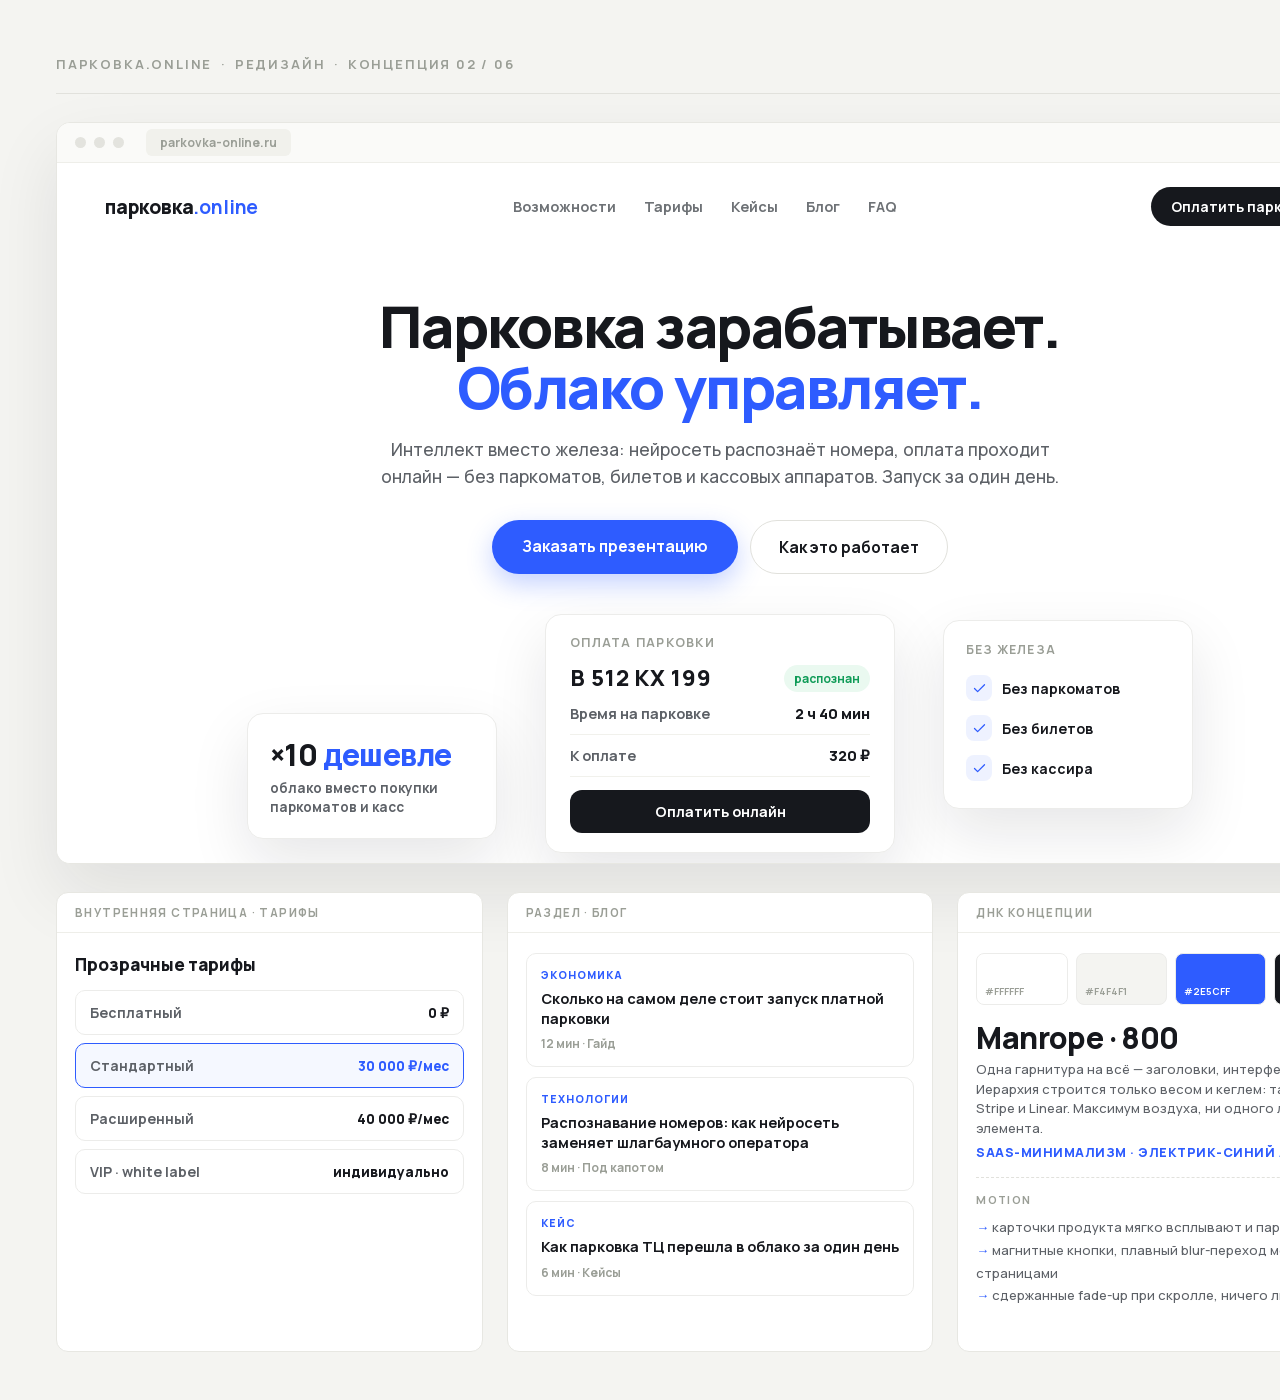
<file: boards/concept-02.html>
<!DOCTYPE html>
<html lang="ru">
<head>
<meta charset="UTF-8">
<title>Концепция 02 — Воздух</title>
<style>
@import url('../fonts/fonts.css');
*{margin:0;padding:0;box-sizing:border-box}
body{width:1440px;height:1400px;overflow:hidden;background:#F4F4F1;color:#16181D;
  font-family:'Manrope',sans-serif}
.board{padding:48px 56px;height:100%;display:flex;flex-direction:column;gap:28px}

.b-head{display:flex;justify-content:space-between;align-items:baseline;
  border-bottom:1px solid #E1E1DC;padding-bottom:18px}
.b-head .tag{font-size:13px;letter-spacing:.14em;color:#9A9E96;font-weight:600}
.b-head .name{font-size:20px;color:#2E5CFF;font-weight:800;letter-spacing:.04em}

.browser{background:#FFFFFF;border:1px solid #E7E7E2;border-radius:14px;overflow:hidden;
  box-shadow:0 30px 70px rgba(22,24,29,.09)}
.browser .bar{height:40px;background:#FAFAF8;border-bottom:1px solid #EEEEE9;
  display:flex;align-items:center;gap:8px;padding:0 18px}
.browser .bar i{width:11px;height:11px;border-radius:50%;background:#E3E3DE;display:block}
.browser .bar .url{margin-left:14px;font-size:12px;color:#9A9E96;background:#F1F1EC;
  border-radius:6px;padding:5px 14px;font-weight:600}

.hero{position:relative;height:700px;background:#FFFFFF;display:flex;flex-direction:column;overflow:hidden}
.nav{display:flex;align-items:center;justify-content:space-between;padding:24px 48px}
.logo{font-size:19px;font-weight:800;letter-spacing:-.01em}
.logo b{color:#2E5CFF}
.nav .links{display:flex;gap:28px;font-size:14.5px;color:#6E7276;font-weight:600}
.nav .cta-s{font-size:14px;color:#fff;background:#16181D;padding:10px 20px;border-radius:99px;font-weight:700}
.hero-in{flex:1;display:flex;flex-direction:column;align-items:center;text-align:center;padding:46px 60px 0;position:relative}
h1{font-weight:800;font-size:58px;line-height:1.05;letter-spacing:-.025em;max-width:20ch}
h1 span{color:#2E5CFF}
.h-sub{margin-top:18px;font-size:17.5px;line-height:1.55;color:#5D6167;max-width:64ch;font-weight:500}
.h-btns{display:flex;gap:12px;margin-top:30px}
.btn-a{background:#2E5CFF;color:#fff;font-weight:700;font-size:15.5px;padding:15px 30px;border-radius:99px;
  box-shadow:0 10px 26px rgba(46,92,255,.28)}
.btn-b{border:1.5px solid #E1E1DC;color:#16181D;font-size:15.5px;padding:15px 28px;border-radius:99px;font-weight:700;background:#fff}

/* парящие карточки продукта */
.float-wrap{position:relative;width:100%;flex:1;margin-top:26px}
.f-card{position:absolute;background:#fff;border:1px solid #ECECEA;border-radius:16px;
  box-shadow:0 24px 60px rgba(22,24,29,.10)}
.f-pay{left:50%;transform:translateX(-50%);bottom:10px;width:350px;padding:19px 24px;text-align:left}
.f-pay .fp-t{font-size:12.5px;font-weight:700;letter-spacing:.1em;color:#9A9E96}
.f-pay .fp-plate{margin-top:12px;display:flex;justify-content:space-between;align-items:center}
.f-pay .fp-plate b{font-size:22px;font-weight:800;letter-spacing:.04em}
.f-pay .fp-plate span{font-size:12px;background:#EAF9F0;color:#0F9B57;font-weight:700;padding:5px 10px;border-radius:99px}
.f-pay .fp-row{display:flex;justify-content:space-between;font-size:14.5px;color:#5D6167;font-weight:600;
  padding:11px 0;border-bottom:1px solid #F1F1EC}
.f-pay .fp-row b{color:#16181D;font-weight:800}
.f-pay .fp-btn{margin-top:13px;background:#16181D;color:#fff;text-align:center;font-weight:700;
  font-size:14.5px;padding:12px;border-radius:12px}
.f-left{left:130px;bottom:24px;width:250px;padding:20px 22px;text-align:left}
.f-left .fl-num{font-size:30px;font-weight:800;letter-spacing:-.02em}
.f-left .fl-num i{font-style:normal;color:#2E5CFF}
.f-left .fl-cap{font-size:13.5px;color:#5D6167;font-weight:600;margin-top:4px;line-height:1.45}
.f-right{right:130px;bottom:54px;width:250px;padding:20px 22px;text-align:left}
.f-right .fr-t{font-size:12px;font-weight:700;letter-spacing:.1em;color:#9A9E96;margin-bottom:10px}
.f-right .fr-row{display:flex;align-items:center;gap:10px;font-size:14px;font-weight:700;padding:7px 0}
.f-right .fr-row i{width:26px;height:26px;border-radius:8px;background:#EEF2FF;display:flex;align-items:center;justify-content:center}
.f-right svg{width:15px;height:15px;stroke:#2E5CFF;stroke-width:2;fill:none;stroke-linecap:round;stroke-linejoin:round}

.lower{display:grid;grid-template-columns:1fr 1fr 1fr;gap:24px;flex:1}
.mini{background:#FFFFFF;border:1px solid #E7E7E2;border-radius:12px;overflow:hidden;display:flex;flex-direction:column}
.mini .m-cap{font-size:11.5px;letter-spacing:.12em;color:#9A9E96;font-weight:700;
  padding:12px 18px;border-bottom:1px solid #EEEEE9}
.mini .m-body{padding:20px 18px;flex:1}
.m-body h4{font-size:17px;font-weight:800;margin-bottom:14px}
.tarif{display:flex;justify-content:space-between;align-items:center;padding:12px 14px;border:1px solid #ECECEA;
  border-radius:10px;margin-bottom:8px;font-size:14px;color:#5D6167;font-weight:600}
.tarif b{color:#16181D;font-weight:800;font-size:13.5px}
.tarif.top{border-color:#2E5CFF;background:#F5F8FF}
.tarif.top b{color:#2E5CFF}
.bpost{border:1px solid #ECECEA;border-radius:10px;padding:14px;margin-bottom:10px}
.bpost .bp-tag{font-size:10.5px;color:#2E5CFF;letter-spacing:.1em;font-weight:800}
.bpost h5{font-size:14.5px;font-weight:700;line-height:1.35;margin-top:7px}
.bpost .bp-meta{font-size:12px;color:#9A9E96;margin-top:7px;font-weight:600}

.dna .m-body{display:flex;flex-direction:column;gap:16px}
.chips{display:flex;gap:8px}
.chip{flex:1;height:52px;border-radius:8px;position:relative;border:1px solid #ECECEA}
.chip span{position:absolute;left:8px;bottom:6px;font-size:9.5px;color:#9A9E96;font-weight:700}
.type-spec .big{font-size:30px;font-weight:800;letter-spacing:-.02em;line-height:1.1}
.type-spec .small{font-size:13px;color:#5D6167;margin-top:6px;line-height:1.5;font-weight:500}
.type-spec .accent{font-size:12.5px;color:#2E5CFF;margin-top:6px;font-weight:800;letter-spacing:.04em}
.motion{border-top:1px dashed #E1E1DC;padding-top:14px}
.motion .m-t{font-size:11px;color:#9A9E96;letter-spacing:.12em;margin-bottom:9px;font-weight:700}
.motion ul{list-style:none;font-size:13px;color:#5D6167;line-height:1.75;font-weight:500}
.motion li::before{content:"→ ";color:#2E5CFF;font-weight:800}
</style>
</head>
<body>
<div class="board">

  <div class="b-head">
    <div class="tag">ПАРКОВКА.ONLINE&ensp;·&ensp;РЕДИЗАЙН&ensp;·&ensp;КОНЦЕПЦИЯ 02 / 06</div>
    <div class="name">ВОЗДУХ</div>
  </div>

  <div class="browser">
    <div class="bar"><i></i><i></i><i></i><span class="url">parkovka-online.ru</span></div>
    <div class="hero">
      <div class="nav">
        <div class="logo">парковка<b>.online</b></div>
        <div class="links"><span>Возможности</span><span>Тарифы</span><span>Кейсы</span><span>Блог</span><span>FAQ</span></div>
        <div class="cta-s">Оплатить парковку</div>
      </div>
      <div class="hero-in">
        <h1>Парковка зарабатывает.<br><span>Облако управляет.</span></h1>
        <div class="h-sub">Интеллект вместо железа: нейросеть распознаёт номера, оплата проходит онлайн — без паркоматов, билетов и кассовых аппаратов. Запуск за один день.</div>
        <div class="h-btns"><div class="btn-a">Заказать презентацию</div><div class="btn-b">Как это работает</div></div>
        <div class="float-wrap">
          <div class="f-card f-left">
            <div class="fl-num">×10 <i>дешевле</i></div>
            <div class="fl-cap">облако вместо покупки паркоматов и касс</div>
          </div>
          <div class="f-card f-pay">
            <div class="fp-t">ОПЛАТА ПАРКОВКИ</div>
            <div class="fp-plate"><b>В 512 КХ 199</b><span>распознан</span></div>
            <div class="fp-row"><span>Время на парковке</span><b>2 ч 40 мин</b></div>
            <div class="fp-row"><span>К оплате</span><b>320 ₽</b></div>
            <div class="fp-btn">Оплатить онлайн</div>
          </div>
          <div class="f-card f-right">
            <div class="fr-t">БЕЗ ЖЕЛЕЗА</div>
            <div class="fr-row"><i><svg viewBox="0 0 24 24"><path d="M20 6L9 17l-5-5"/></svg></i>Без паркоматов</div>
            <div class="fr-row"><i><svg viewBox="0 0 24 24"><path d="M20 6L9 17l-5-5"/></svg></i>Без билетов</div>
            <div class="fr-row"><i><svg viewBox="0 0 24 24"><path d="M20 6L9 17l-5-5"/></svg></i>Без кассира</div>
          </div>
        </div>
      </div>
    </div>
  </div>

  <div class="lower">
    <div class="mini">
      <div class="m-cap">ВНУТРЕННЯЯ СТРАНИЦА · ТАРИФЫ</div>
      <div class="m-body">
        <h4>Прозрачные тарифы</h4>
        <div class="tarif"><span>Бесплатный</span><b>0 ₽</b></div>
        <div class="tarif top"><span>Стандартный</span><b>30 000 ₽/мес</b></div>
        <div class="tarif"><span>Расширенный</span><b>40 000 ₽/мес</b></div>
        <div class="tarif"><span>VIP · white label</span><b>индивидуально</b></div>
      </div>
    </div>
    <div class="mini">
      <div class="m-cap">РАЗДЕЛ · БЛОГ</div>
      <div class="m-body">
        <div class="bpost"><div class="bp-tag">ЭКОНОМИКА</div><h5>Сколько на самом деле стоит запуск платной парковки</h5><div class="bp-meta">12 мин · Гайд</div></div>
        <div class="bpost"><div class="bp-tag">ТЕХНОЛОГИИ</div><h5>Распознавание номеров: как нейросеть заменяет шлагбаумного оператора</h5><div class="bp-meta">8 мин · Под капотом</div></div>
        <div class="bpost"><div class="bp-tag">КЕЙС</div><h5>Как парковка ТЦ перешла в облако за один день</h5><div class="bp-meta">6 мин · Кейсы</div></div>
      </div>
    </div>
    <div class="mini dna">
      <div class="m-cap">ДНК КОНЦЕПЦИИ</div>
      <div class="m-body">
        <div class="chips">
          <div class="chip" style="background:#FFFFFF"><span>#FFFFFF</span></div>
          <div class="chip" style="background:#F4F4F1"><span>#F4F4F1</span></div>
          <div class="chip" style="background:#2E5CFF"><span style="color:#fff">#2E5CFF</span></div>
          <div class="chip" style="background:#16181D"><span style="color:#fff">#16181D</span></div>
        </div>
        <div class="type-spec">
          <div class="big">Manrope · 800</div>
          <div class="small">Одна гарнитура на всё — заголовки, интерфейс, цифры. Иерархия строится только весом и кеглем: так выглядят Stripe и Linear. Максимум воздуха, ни одного лишнего элемента.</div>
          <div class="accent">SAAS-МИНИМАЛИЗМ · ЭЛЕКТРИК-СИНИЙ АКЦЕНТ</div>
        </div>
        <div class="motion">
          <div class="m-t">MOTION</div>
          <ul>
            <li>карточки продукта мягко всплывают и парят</li>
            <li>магнитные кнопки, плавный blur-переход между страницами</li>
            <li>сдержанные fade-up при скролле, ничего лишнего</li>
          </ul>
        </div>
      </div>
    </div>
  </div>

</div>
</body>
</html>
</file>
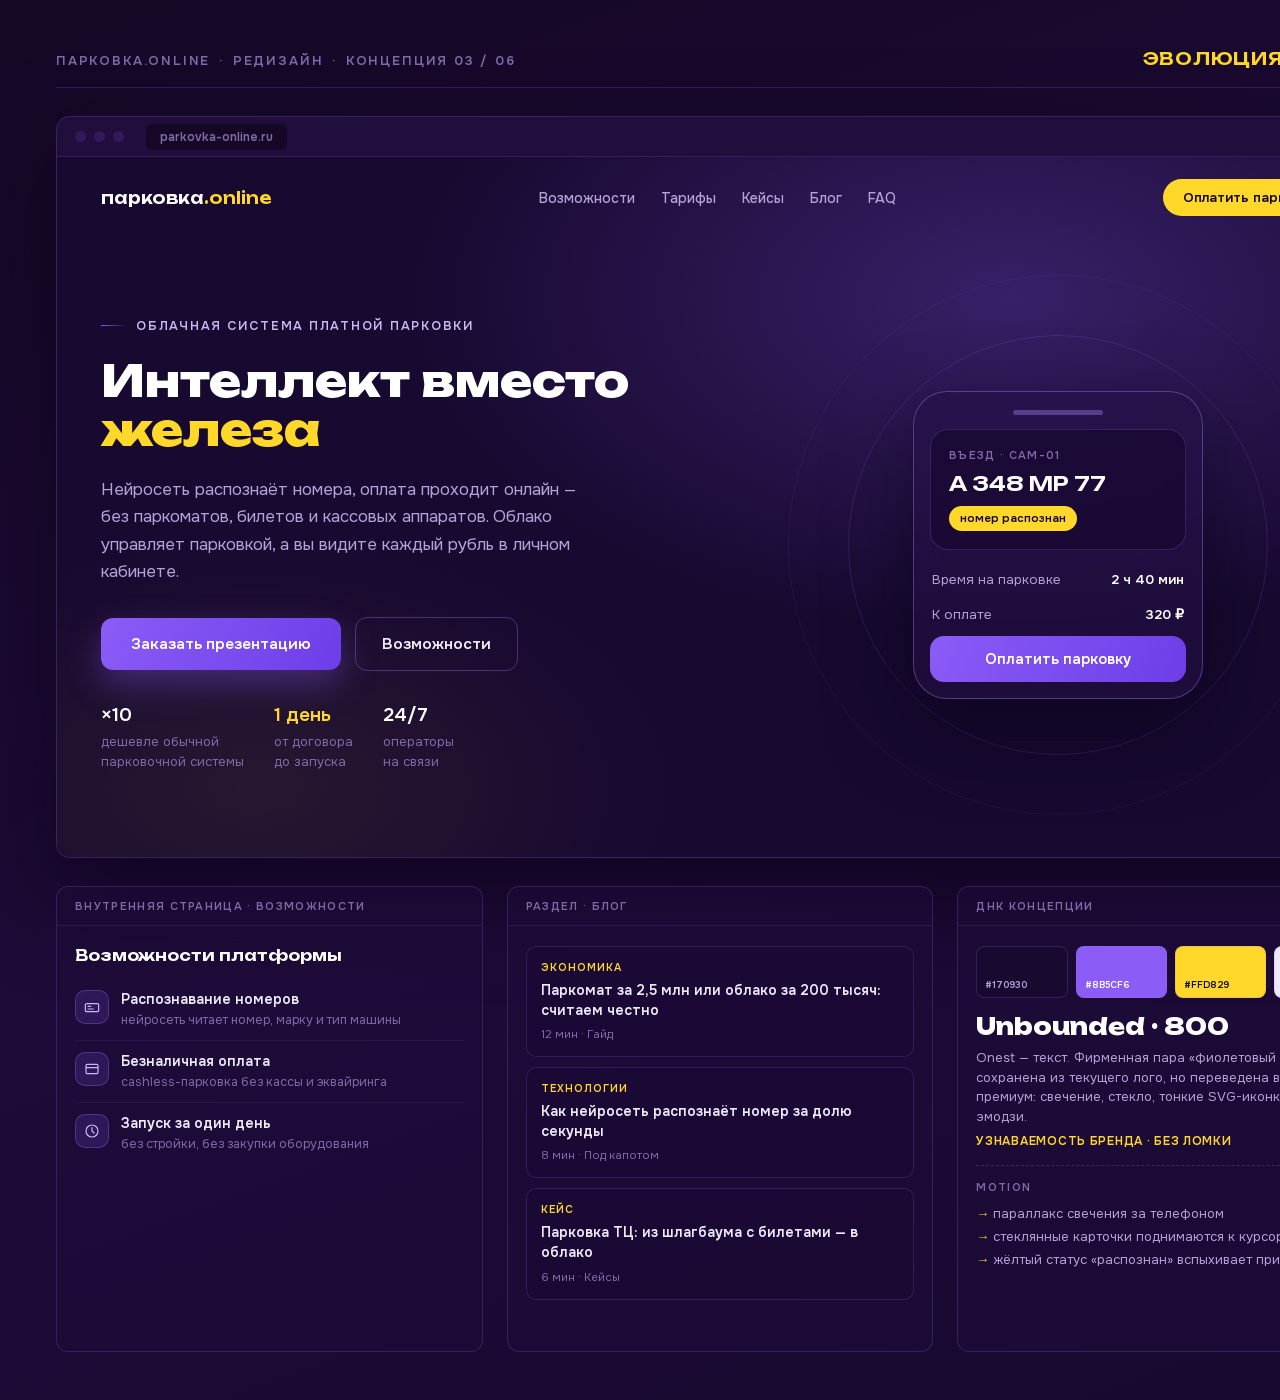
<file: boards/concept-03.html>
<!DOCTYPE html>
<html lang="ru">
<head>
<meta charset="UTF-8">
<title>Концепция 03 — Эволюция бренда</title>
<style>
@import url('../fonts/fonts.css');
*{margin:0;padding:0;box-sizing:border-box}
body{width:1440px;height:1400px;overflow:hidden;color:#EFEAFB;font-family:'Onest',sans-serif;
  background:linear-gradient(160deg,#150826 0%,#1D0B38 55%,#170930 100%)}
.board{padding:48px 56px;height:100%;display:flex;flex-direction:column;gap:28px}

.b-head{display:flex;justify-content:space-between;align-items:baseline;
  border-bottom:1px solid rgba(160,120,255,.18);padding-bottom:18px}
.b-head .tag{font-size:13px;letter-spacing:.14em;color:#7E6BA8;font-weight:600}
.b-head .name{font-family:'Unbounded',sans-serif;font-size:17px;color:#FFD829;font-weight:600;letter-spacing:.04em}

.browser{background:#1A0B31;border:1px solid rgba(160,120,255,.22);border-radius:14px;overflow:hidden;
  box-shadow:0 40px 90px rgba(8,2,20,.6)}
.browser .bar{height:40px;background:#200E3C;border-bottom:1px solid rgba(160,120,255,.16);
  display:flex;align-items:center;gap:8px;padding:0 18px}
.browser .bar i{width:11px;height:11px;border-radius:50%;background:#33195C;display:block}
.browser .bar .url{margin-left:14px;font-size:12px;color:#7E6BA8;background:#150826;border-radius:6px;
  padding:5px 14px;font-weight:600}

.hero{position:relative;height:700px;display:flex;flex-direction:column;overflow:hidden;
  background:radial-gradient(1000px 560px at 72% 20%,rgba(139,92,246,.28),transparent 60%),
             radial-gradient(700px 420px at 15% 90%,rgba(255,216,41,.07),transparent 60%),#170930}
.nav{display:flex;align-items:center;justify-content:space-between;padding:22px 44px;position:relative;z-index:2}
.logo{font-family:'Unbounded',sans-serif;font-size:16px;font-weight:600;color:#fff}
.logo b{color:#FFD829;font-weight:600}
.nav .links{display:flex;gap:26px;font-size:14px;color:#B3A3D9;font-weight:500}
.nav .cta-s{font-size:13.5px;color:#170930;background:#FFD829;padding:10px 20px;border-radius:99px;font-weight:700}
.hero-in{flex:1;display:grid;grid-template-columns:1.15fr 1fr;gap:30px;padding:34px 44px 40px;position:relative;z-index:2}
.h-left{display:flex;flex-direction:column;justify-content:center}
.h-eyebrow{display:inline-flex;align-items:center;gap:9px;font-size:12.5px;letter-spacing:.14em;color:#C9B8F2;
  font-weight:600;margin-bottom:22px}
.h-eyebrow i{width:26px;height:1px;background:linear-gradient(90deg,#8B5CF6,transparent);display:block}
h1{font-family:'Unbounded',sans-serif;font-weight:800;font-size:44px;line-height:1.12;color:#fff;max-width:24ch}
h1 .y{color:#FFD829}
.h-sub{margin-top:22px;font-size:17px;line-height:1.6;color:#B3A3D9;max-width:46ch}
.h-btns{display:flex;gap:14px;margin-top:32px;align-items:center}
.btn-a{background:linear-gradient(115deg,#8B5CF6,#6D3EE8);color:#fff;font-weight:600;font-size:15.5px;
  padding:16px 30px;border-radius:12px;box-shadow:0 14px 34px rgba(139,92,246,.35)}
.btn-b{color:#EFEAFB;font-size:15.5px;font-weight:600;border:1px solid rgba(160,120,255,.35);
  padding:16px 26px;border-radius:12px}
.h-note{margin-top:30px;display:flex;gap:30px}
.h-note div{font-size:13px;color:#7E6BA8;line-height:1.5}
.h-note b{display:block;font-size:19px;color:#fff;font-weight:700;margin-bottom:3px}
.h-note .y{color:#FFD829}

/* стеклянный телефон */
.glass-wrap{display:flex;align-items:center;justify-content:center;position:relative}
.phone{width:290px;background:rgba(38,18,70,.55);border:1px solid rgba(180,140,255,.35);border-radius:34px;
  padding:16px;backdrop-filter:blur(20px);box-shadow:0 30px 80px rgba(8,2,20,.55);position:relative;z-index:2}
.phone .p-notch{width:90px;height:5px;background:rgba(180,140,255,.35);border-radius:99px;margin:2px auto 14px}
.p-card{background:rgba(23,9,48,.75);border:1px solid rgba(160,120,255,.22);border-radius:18px;padding:18px;margin-bottom:12px}
.p-card .pc-t{font-size:11px;letter-spacing:.12em;color:#7E6BA8;font-weight:700}
.p-card .pc-plate{font-family:'Unbounded',sans-serif;font-size:20px;color:#fff;margin-top:9px;font-weight:600}
.p-card .pc-status{display:inline-block;margin-top:10px;font-size:11.5px;color:#170930;background:#FFD829;
  font-weight:700;padding:5px 11px;border-radius:99px}
.p-row{display:flex;justify-content:space-between;font-size:13.5px;color:#B3A3D9;padding:9px 2px}
.p-row b{color:#fff;font-weight:600}
.p-btn{background:linear-gradient(115deg,#8B5CF6,#6D3EE8);border-radius:14px;text-align:center;
  font-weight:600;font-size:14.5px;color:#fff;padding:14px;margin-top:4px}
.glow-ring{position:absolute;width:420px;height:420px;border-radius:50%;border:1px solid rgba(160,120,255,.16);z-index:1}
.glow-ring.r2{width:540px;height:540px;border-color:rgba(160,120,255,.08)}

.lower{display:grid;grid-template-columns:1fr 1fr 1fr;gap:24px;flex:1}
.mini{background:rgba(30,13,58,.5);border:1px solid rgba(160,120,255,.2);border-radius:12px;overflow:hidden;
  display:flex;flex-direction:column}
.mini .m-cap{font-size:11px;letter-spacing:.12em;color:#7E6BA8;font-weight:700;
  padding:12px 18px;border-bottom:1px solid rgba(160,120,255,.14)}
.mini .m-body{padding:20px 18px;flex:1}
.m-body h4{font-family:'Unbounded',sans-serif;font-size:15px;color:#fff;font-weight:600;margin-bottom:14px}
.feat{display:flex;gap:12px;align-items:flex-start;padding:11px 0;border-bottom:1px solid rgba(160,120,255,.1)}
.feat:last-child{border-bottom:none}
.feat i{width:34px;height:34px;border-radius:10px;flex:none;display:flex;align-items:center;justify-content:center;
  background:rgba(139,92,246,.16);border:1px solid rgba(160,120,255,.3)}
.feat svg{width:16px;height:16px;stroke:#C9B8F2;stroke-width:1.8;fill:none;stroke-linecap:round;stroke-linejoin:round}
.feat b{display:block;font-size:14px;color:#EFEAFB;font-weight:600}
.feat span{font-size:12.5px;color:#7E6BA8;line-height:1.45}
.bpost{border:1px solid rgba(160,120,255,.18);border-radius:10px;padding:14px;margin-bottom:10px;
  background:rgba(23,9,48,.4)}
.bpost .bp-tag{font-size:10.5px;color:#FFD829;letter-spacing:.1em;font-weight:700}
.bpost h5{font-size:14px;color:#EFEAFB;font-weight:600;line-height:1.4;margin-top:7px}
.bpost .bp-meta{font-size:11.5px;color:#7E6BA8;margin-top:7px}

.dna .m-body{display:flex;flex-direction:column;gap:16px}
.chips{display:flex;gap:8px}
.chip{flex:1;height:52px;border-radius:8px;position:relative;border:1px solid rgba(160,120,255,.2)}
.chip span{position:absolute;left:8px;bottom:6px;font-size:9.5px;color:#B3A3D9;font-weight:600}
.type-spec .big{font-family:'Unbounded',sans-serif;font-size:23px;color:#fff;font-weight:800;line-height:1.15}
.type-spec .small{font-size:13px;color:#B3A3D9;margin-top:8px;line-height:1.5}
.type-spec .accent{font-size:12px;color:#FFD829;margin-top:7px;font-weight:700;letter-spacing:.06em}
.motion{border-top:1px dashed rgba(160,120,255,.25);padding-top:14px}
.motion .m-t{font-size:11px;color:#7E6BA8;letter-spacing:.12em;margin-bottom:9px;font-weight:700}
.motion ul{list-style:none;font-size:13px;color:#B3A3D9;line-height:1.75}
.motion li::before{content:"→ ";color:#FFD829}
</style>
</head>
<body>
<div class="board">

  <div class="b-head">
    <div class="tag">ПАРКОВКА.ONLINE&ensp;·&ensp;РЕДИЗАЙН&ensp;·&ensp;КОНЦЕПЦИЯ 03 / 06</div>
    <div class="name">ЭВОЛЮЦИЯ БРЕНДА</div>
  </div>

  <div class="browser">
    <div class="bar"><i></i><i></i><i></i><span class="url">parkovka-online.ru</span></div>
    <div class="hero">
      <div class="nav">
        <div class="logo">парковка<b>.online</b></div>
        <div class="links"><span>Возможности</span><span>Тарифы</span><span>Кейсы</span><span>Блог</span><span>FAQ</span></div>
        <div class="cta-s">Оплатить парковку</div>
      </div>
      <div class="hero-in">
        <div class="h-left">
          <div class="h-eyebrow"><i></i>ОБЛАЧНАЯ СИСТЕМА ПЛАТНОЙ ПАРКОВКИ</div>
          <h1>Интеллект вместо <span class="y">железа</span></h1>
          <div class="h-sub">Нейросеть распознаёт номера, оплата проходит онлайн — без паркоматов, билетов и кассовых аппаратов. Облако управляет парковкой, а вы видите каждый рубль в личном кабинете.</div>
          <div class="h-btns"><div class="btn-a">Заказать презентацию</div><div class="btn-b">Возможности</div></div>
          <div class="h-note">
            <div><b>×10</b>дешевле обычной<br>парковочной системы</div>
            <div><b class="y">1 день</b>от договора<br>до запуска</div>
            <div><b>24/7</b>операторы<br>на связи</div>
          </div>
        </div>
        <div class="glass-wrap">
          <div class="glow-ring"></div><div class="glow-ring r2"></div>
          <div class="phone">
            <div class="p-notch"></div>
            <div class="p-card">
              <div class="pc-t">ВЪЕЗД · CAM-01</div>
              <div class="pc-plate">А 348 МР 77</div>
              <div class="pc-status">номер распознан</div>
            </div>
            <div class="p-row"><span>Время на парковке</span><b>2 ч 40 мин</b></div>
            <div class="p-row"><span>К оплате</span><b>320 ₽</b></div>
            <div class="p-btn">Оплатить парковку</div>
          </div>
        </div>
      </div>
    </div>
  </div>

  <div class="lower">
    <div class="mini">
      <div class="m-cap">ВНУТРЕННЯЯ СТРАНИЦА · ВОЗМОЖНОСТИ</div>
      <div class="m-body">
        <h4>Возможности платформы</h4>
        <div class="feat">
          <i><svg viewBox="0 0 24 24"><rect x="2" y="7" width="20" height="12" rx="2"/><path d="M6 11h4M6 15h8"/></svg></i>
          <div><b>Распознавание номеров</b><span>нейросеть читает номер, марку и тип машины</span></div>
        </div>
        <div class="feat">
          <i><svg viewBox="0 0 24 24"><rect x="3" y="5" width="18" height="14" rx="2"/><path d="M3 10h18"/></svg></i>
          <div><b>Безналичная оплата</b><span>cashless-парковка без кассы и эквайринга</span></div>
        </div>
        <div class="feat">
          <i><svg viewBox="0 0 24 24"><circle cx="12" cy="12" r="9"/><path d="M12 7v5l3 3"/></svg></i>
          <div><b>Запуск за один день</b><span>без стройки, без закупки оборудования</span></div>
        </div>
      </div>
    </div>
    <div class="mini">
      <div class="m-cap">РАЗДЕЛ · БЛОГ</div>
      <div class="m-body">
        <div class="bpost"><div class="bp-tag">ЭКОНОМИКА</div><h5>Паркомат за 2,5 млн или облако за 200 тысяч: считаем честно</h5><div class="bp-meta">12 мин · Гайд</div></div>
        <div class="bpost"><div class="bp-tag">ТЕХНОЛОГИИ</div><h5>Как нейросеть распознаёт номер за долю секунды</h5><div class="bp-meta">8 мин · Под капотом</div></div>
        <div class="bpost"><div class="bp-tag">КЕЙС</div><h5>Парковка ТЦ: из шлагбаума с билетами — в облако</h5><div class="bp-meta">6 мин · Кейсы</div></div>
      </div>
    </div>
    <div class="mini dna">
      <div class="m-cap">ДНК КОНЦЕПЦИИ</div>
      <div class="m-body">
        <div class="chips">
          <div class="chip" style="background:#170930"><span>#170930</span></div>
          <div class="chip" style="background:#8B5CF6"><span style="color:#fff">#8B5CF6</span></div>
          <div class="chip" style="background:#FFD829"><span style="color:#170930">#FFD829</span></div>
          <div class="chip" style="background:#EFEAFB"><span style="color:#170930">#EFEAFB</span></div>
        </div>
        <div class="type-spec">
          <div class="big">Unbounded · 800</div>
          <div class="small">Onest — текст. Фирменная пара «фиолетовый + жёлтый» сохранена из текущего лого, но переведена в тёмный премиум: свечение, стекло, тонкие SVG-иконки вместо эмодзи.</div>
          <div class="accent">УЗНАВАЕМОСТЬ БРЕНДА · БЕЗ ЛОМКИ</div>
        </div>
        <div class="motion">
          <div class="m-t">MOTION</div>
          <ul>
            <li>параллакс свечения за телефоном</li>
            <li>стеклянные карточки поднимаются к курсору</li>
            <li>жёлтый статус «распознан» вспыхивает при появлении</li>
          </ul>
        </div>
      </div>
    </div>
  </div>

</div>
</body>
</html>
</file>
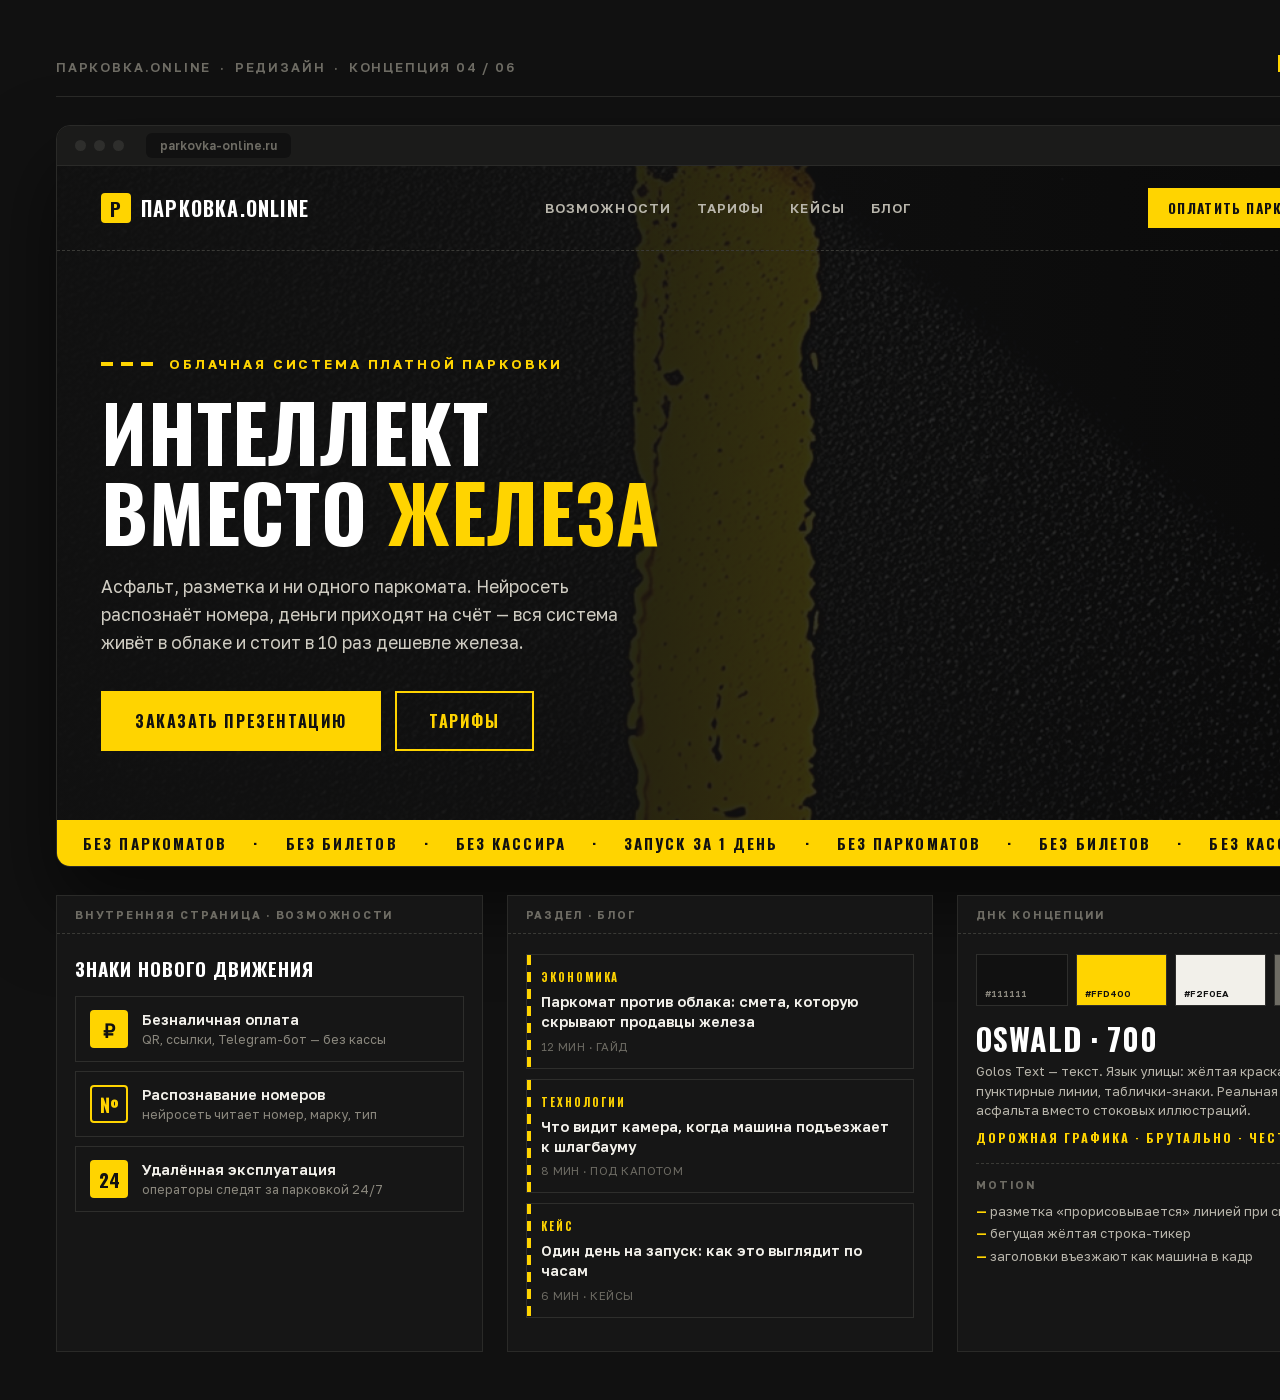
<file: boards/concept-04.html>
<!DOCTYPE html>
<html lang="ru">
<head>
<meta charset="UTF-8">
<title>Концепция 04 — Разметка</title>
<style>
@import url('../fonts/fonts.css');
*{margin:0;padding:0;box-sizing:border-box}
body{width:1440px;height:1400px;overflow:hidden;background:#111111;color:#F2F0EA;
  font-family:'Golos Text',sans-serif}
.board{padding:48px 56px;height:100%;display:flex;flex-direction:column;gap:28px}

.b-head{display:flex;justify-content:space-between;align-items:baseline;
  border-bottom:1px solid #2A2A28;padding-bottom:18px}
.b-head .tag{font-size:13px;letter-spacing:.14em;color:#6E6C64;font-weight:600}
.b-head .name{font-family:'Oswald',sans-serif;font-size:20px;color:#FFD400;font-weight:700;letter-spacing:.12em}

.browser{background:#161616;border:1px solid #2A2A28;border-radius:14px;overflow:hidden;
  box-shadow:0 40px 80px rgba(0,0,0,.55)}
.browser .bar{height:40px;background:#1B1B1A;border-bottom:1px solid #2A2A28;
  display:flex;align-items:center;gap:8px;padding:0 18px}
.browser .bar i{width:11px;height:11px;border-radius:50%;background:#2E2E2C;display:block}
.browser .bar .url{margin-left:14px;font-size:12px;color:#6E6C64;background:#111;border-radius:6px;
  padding:5px 14px;font-weight:600}

.hero{position:relative;height:700px;display:flex;flex-direction:column;overflow:hidden;background:#111}
.hero .bg{position:absolute;inset:0}
.hero .bg img{width:100%;height:100%;object-fit:cover;object-position:20% 50%;opacity:.5;
  filter:contrast(1.08) brightness(.9)}
.hero .bg::after{content:"";position:absolute;inset:0;
  background:linear-gradient(90deg,rgba(17,17,17,.94) 0%,rgba(17,17,17,.78) 45%,rgba(17,17,17,.25) 100%)}
.nav{display:flex;align-items:center;justify-content:space-between;padding:22px 44px;position:relative;z-index:2;
  border-bottom:1px dashed #3A3A36}
.logo{font-family:'Oswald',sans-serif;font-size:20px;font-weight:700;letter-spacing:.06em;color:#fff;
  display:flex;align-items:center;gap:10px}
.logo .p{width:30px;height:30px;background:#FFD400;color:#111;display:flex;align-items:center;justify-content:center;
  font-size:19px;border-radius:4px}
.nav .links{display:flex;gap:26px;font-size:13.5px;color:#B9B6AC;font-weight:600;letter-spacing:.08em;text-transform:uppercase}
.nav .cta-s{font-family:'Oswald',sans-serif;font-size:13.5px;color:#111;background:#FFD400;padding:10px 20px;
  font-weight:700;letter-spacing:.1em;text-transform:uppercase}
.hero-in{flex:1;display:flex;flex-direction:column;justify-content:center;padding:20px 44px 30px;position:relative;z-index:2}
.h-eyebrow{display:flex;align-items:center;gap:12px;font-size:13px;letter-spacing:.22em;color:#FFD400;
  font-weight:700;margin-bottom:20px}
.h-eyebrow .dash{width:56px;height:4px;background:repeating-linear-gradient(90deg,#FFD400 0 12px,transparent 12px 20px)}
h1{font-family:'Oswald',sans-serif;font-weight:700;font-size:78px;line-height:1.02;color:#fff;
  text-transform:uppercase;letter-spacing:.01em;max-width:15ch}
h1 .y{color:#FFD400}
.h-sub{margin-top:22px;font-size:17.5px;line-height:1.6;color:#CFCCC2;max-width:52ch}
.h-btns{display:flex;gap:0;margin-top:34px}
.btn-a{font-family:'Oswald',sans-serif;background:#FFD400;color:#111;font-weight:700;font-size:16px;
  letter-spacing:.1em;text-transform:uppercase;padding:18px 34px}
.btn-b{font-family:'Oswald',sans-serif;border:2px solid #FFD400;color:#FFD400;font-size:16px;font-weight:700;
  letter-spacing:.1em;text-transform:uppercase;padding:16px 32px;margin-left:14px}
.ticker{position:absolute;left:0;right:0;bottom:0;background:#FFD400;color:#111;z-index:3;
  font-family:'Oswald',sans-serif;font-weight:700;font-size:15px;letter-spacing:.14em;text-transform:uppercase;
  padding:12px 0;white-space:nowrap;overflow:hidden}
.ticker span{margin:0 26px}

.lower{display:grid;grid-template-columns:1fr 1fr 1fr;gap:24px;flex:1}
.mini{background:#161616;border:1px solid #2A2A28;overflow:hidden;display:flex;flex-direction:column}
.mini .m-cap{font-size:11px;letter-spacing:.16em;color:#6E6C64;font-weight:700;
  padding:12px 18px;border-bottom:1px dashed #3A3A36}
.mini .m-body{padding:20px 18px;flex:1}
.m-body h4{font-family:'Oswald',sans-serif;font-size:19px;color:#fff;font-weight:700;
  text-transform:uppercase;letter-spacing:.05em;margin-bottom:14px}
.sign{display:flex;align-items:center;gap:14px;border:1px solid #2E2E2C;padding:13px 14px;margin-bottom:9px}
.sign .sq{width:38px;height:38px;flex:none;background:#FFD400;color:#111;display:flex;align-items:center;
  justify-content:center;font-family:'Oswald',sans-serif;font-weight:700;font-size:19px;border-radius:4px}
.sign .sq.o{background:transparent;border:2px solid #FFD400;color:#FFD400}
.sign b{display:block;font-size:14.5px;color:#F2F0EA;font-weight:600}
.sign span{font-size:12.5px;color:#8B887E}
.bpost{border:1px solid #2E2E2C;padding:14px;margin-bottom:10px;position:relative}
.bpost::before{content:"";position:absolute;left:0;top:0;bottom:0;width:4px;
  background:repeating-linear-gradient(180deg,#FFD400 0 10px,transparent 10px 17px)}
.bpost .bp-tag{font-family:'Oswald',sans-serif;font-size:11px;color:#FFD400;letter-spacing:.18em;font-weight:700}
.bpost h5{font-size:14.5px;color:#F2F0EA;font-weight:600;line-height:1.4;margin-top:7px}
.bpost .bp-meta{font-size:11.5px;color:#6E6C64;margin-top:7px;letter-spacing:.04em}

.dna .m-body{display:flex;flex-direction:column;gap:16px}
.chips{display:flex;gap:8px}
.chip{flex:1;height:52px;position:relative;border:1px solid #2E2E2C}
.chip span{position:absolute;left:8px;bottom:6px;font-size:9.5px;color:#8B887E;font-weight:600}
.type-spec .big{font-family:'Oswald',sans-serif;font-size:30px;color:#fff;font-weight:700;
  text-transform:uppercase;letter-spacing:.03em;line-height:1.1}
.type-spec .small{font-size:13px;color:#B9B6AC;margin-top:7px;line-height:1.5}
.type-spec .accent{font-family:'Oswald',sans-serif;font-size:12.5px;color:#FFD400;margin-top:7px;
  font-weight:700;letter-spacing:.16em}
.motion{border-top:1px dashed #3A3A36;padding-top:14px}
.motion .m-t{font-size:11px;color:#6E6C64;letter-spacing:.16em;margin-bottom:9px;font-weight:700}
.motion ul{list-style:none;font-size:13px;color:#B9B6AC;line-height:1.75}
.motion li::before{content:"— ";color:#FFD400;font-weight:700}
</style>
</head>
<body>
<div class="board">

  <div class="b-head">
    <div class="tag">ПАРКОВКА.ONLINE&ensp;·&ensp;РЕДИЗАЙН&ensp;·&ensp;КОНЦЕПЦИЯ 04 / 06</div>
    <div class="name">РАЗМЕТКА</div>
  </div>

  <div class="browser">
    <div class="bar"><i></i><i></i><i></i><span class="url">parkovka-online.ru</span></div>
    <div class="hero">
      <div class="bg"><img src="../img/asphalt.png" alt=""></div>
      <div class="nav">
        <div class="logo"><span class="p">P</span>ПАРКОВКА.ONLINE</div>
        <div class="links"><span>Возможности</span><span>Тарифы</span><span>Кейсы</span><span>Блог</span></div>
        <div class="cta-s">Оплатить парковку</div>
      </div>
      <div class="hero-in">
        <div class="h-eyebrow"><span class="dash"></span>ОБЛАЧНАЯ СИСТЕМА ПЛАТНОЙ ПАРКОВКИ</div>
        <h1>Интеллект<br>вместо <span class="y">железа</span></h1>
        <div class="h-sub">Асфальт, разметка и ни одного паркомата. Нейросеть распознаёт номера, деньги приходят на счёт — вся система живёт в облаке и стоит в 10 раз дешевле железа.</div>
        <div class="h-btns"><div class="btn-a">Заказать презентацию</div><div class="btn-b">Тарифы</div></div>
      </div>
      <div class="ticker"><span>Без паркоматов</span>·<span>Без билетов</span>·<span>Без кассира</span>·<span>Запуск за 1 день</span>·<span>Без паркоматов</span>·<span>Без билетов</span>·<span>Без кассира</span></div>
    </div>
  </div>

  <div class="lower">
    <div class="mini">
      <div class="m-cap">ВНУТРЕННЯЯ СТРАНИЦА · ВОЗМОЖНОСТИ</div>
      <div class="m-body">
        <h4>Знаки нового движения</h4>
        <div class="sign"><div class="sq">₽</div><div><b>Безналичная оплата</b><span>QR, ссылки, Telegram-бот — без кассы</span></div></div>
        <div class="sign"><div class="sq o">№</div><div><b>Распознавание номеров</b><span>нейросеть читает номер, марку, тип</span></div></div>
        <div class="sign"><div class="sq">24</div><div><b>Удалённая эксплуатация</b><span>операторы следят за парковкой 24/7</span></div></div>
      </div>
    </div>
    <div class="mini">
      <div class="m-cap">РАЗДЕЛ · БЛОГ</div>
      <div class="m-body">
        <div class="bpost"><div class="bp-tag">ЭКОНОМИКА</div><h5>Паркомат против облака: смета, которую скрывают продавцы железа</h5><div class="bp-meta">12 МИН · ГАЙД</div></div>
        <div class="bpost"><div class="bp-tag">ТЕХНОЛОГИИ</div><h5>Что видит камера, когда машина подъезжает к шлагбауму</h5><div class="bp-meta">8 МИН · ПОД КАПОТОМ</div></div>
        <div class="bpost"><div class="bp-tag">КЕЙС</div><h5>Один день на запуск: как это выглядит по часам</h5><div class="bp-meta">6 МИН · КЕЙСЫ</div></div>
      </div>
    </div>
    <div class="mini dna">
      <div class="m-cap">ДНК КОНЦЕПЦИИ</div>
      <div class="m-body">
        <div class="chips">
          <div class="chip" style="background:#111111"><span>#111111</span></div>
          <div class="chip" style="background:#FFD400"><span style="color:#111">#FFD400</span></div>
          <div class="chip" style="background:#F2F0EA"><span style="color:#111">#F2F0EA</span></div>
          <div class="chip" style="background:#6E6C64"><span style="color:#fff">#6E6C64</span></div>
        </div>
        <div class="type-spec">
          <div class="big">Oswald · 700</div>
          <div class="small">Golos Text — текст. Язык улицы: жёлтая краска разметки, пунктирные линии, таблички-знаки. Реальная фактура асфальта вместо стоковых иллюстраций.</div>
          <div class="accent">ДОРОЖНАЯ ГРАФИКА · БРУТАЛЬНО · ЧЕСТНО</div>
        </div>
        <div class="motion">
          <div class="m-t">MOTION</div>
          <ul>
            <li>разметка «прорисовывается» линией при скролле</li>
            <li>бегущая жёлтая строка-тикер</li>
            <li>заголовки въезжают как машина в кадр</li>
          </ul>
        </div>
      </div>
    </div>
  </div>

</div>
</body>
</html>
</file>
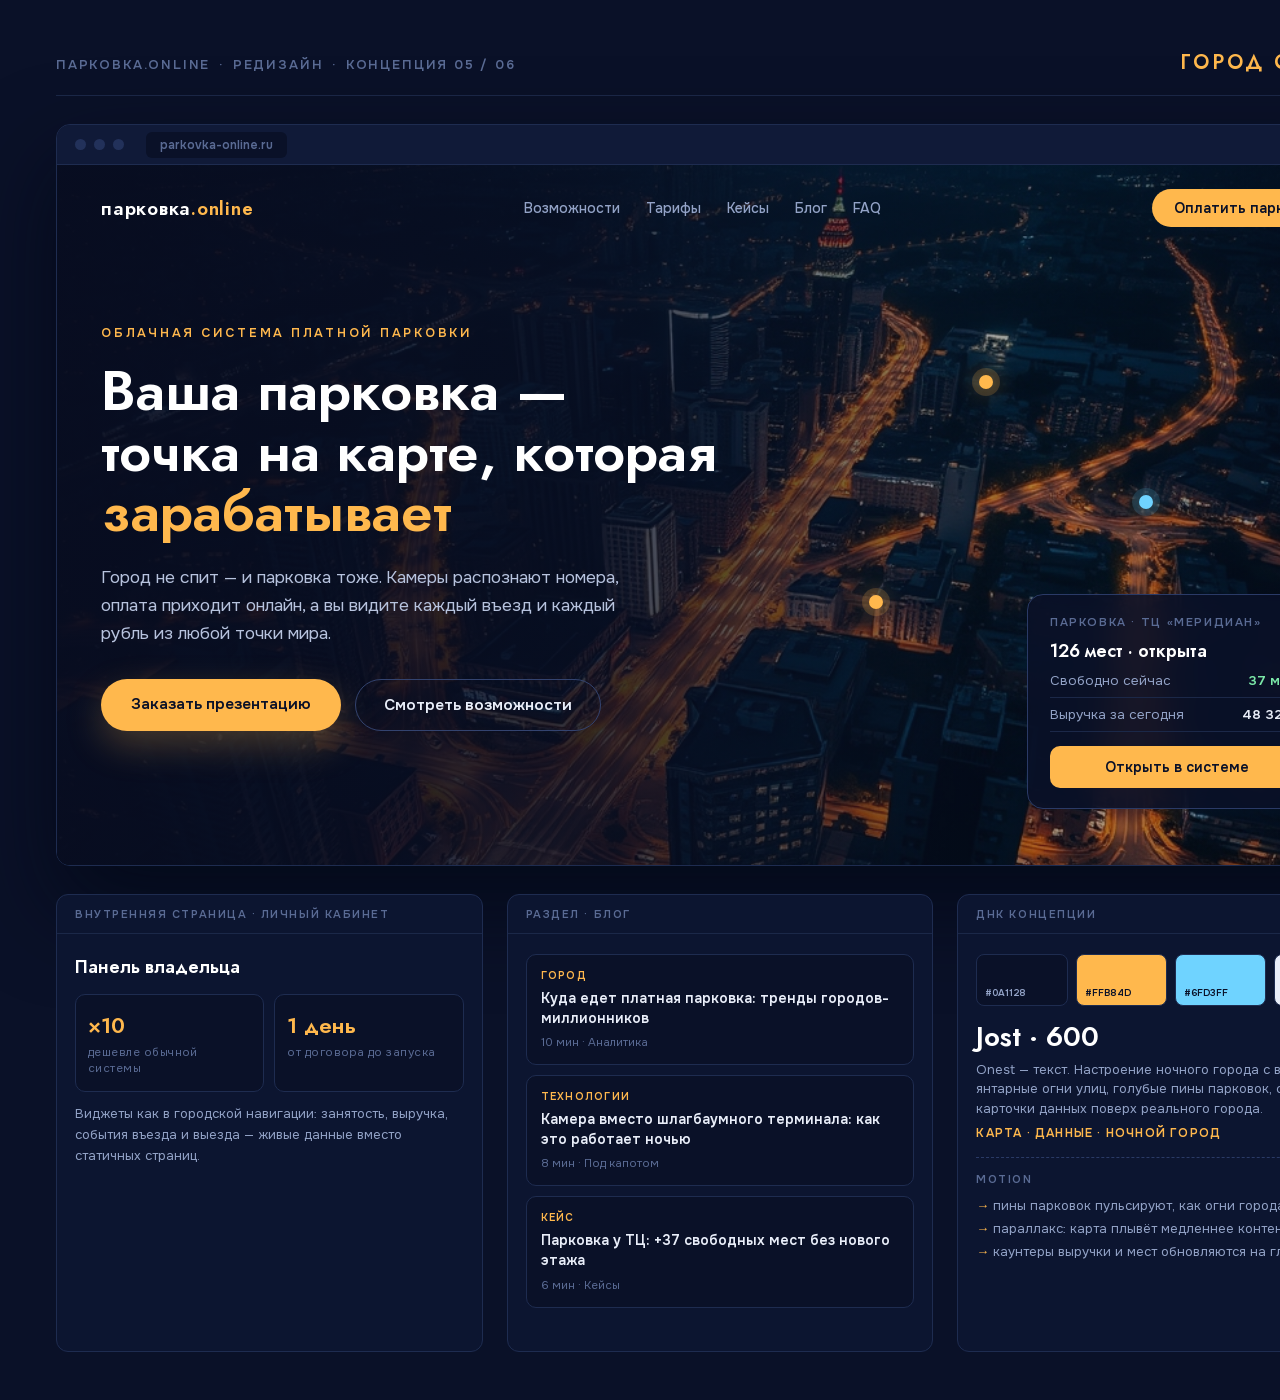
<file: boards/concept-05.html>
<!DOCTYPE html>
<html lang="ru">
<head>
<meta charset="UTF-8">
<title>Концепция 05 — Город онлайн</title>
<style>
@import url('../fonts/fonts.css');
*{margin:0;padding:0;box-sizing:border-box}
body{width:1440px;height:1400px;overflow:hidden;background:#0A1128;color:#E9EEF9;
  font-family:'Onest',sans-serif}
.board{padding:48px 56px;height:100%;display:flex;flex-direction:column;gap:28px}

.b-head{display:flex;justify-content:space-between;align-items:baseline;
  border-bottom:1px solid #1B2848;padding-bottom:18px}
.b-head .tag{font-size:13px;letter-spacing:.14em;color:#5A6B94;font-weight:600}
.b-head .name{font-family:'Jost',sans-serif;font-size:20px;color:#FFB84D;font-weight:600;letter-spacing:.14em}

.browser{background:#0C1530;border:1px solid #1E2C50;border-radius:14px;overflow:hidden;
  box-shadow:0 40px 90px rgba(2,6,18,.65)}
.browser .bar{height:40px;background:#101A38;border-bottom:1px solid #1E2C50;
  display:flex;align-items:center;gap:8px;padding:0 18px}
.browser .bar i{width:11px;height:11px;border-radius:50%;background:#22315A;display:block}
.browser .bar .url{margin-left:14px;font-size:12px;color:#5A6B94;background:#0A1128;border-radius:6px;
  padding:5px 14px;font-weight:600}

.hero{position:relative;height:700px;display:flex;flex-direction:column;overflow:hidden}
.hero .bg{position:absolute;inset:0}
.hero .bg img{width:100%;height:100%;object-fit:cover;object-position:50% 40%}
.hero .bg::after{content:"";position:absolute;inset:0;
  background:linear-gradient(90deg,rgba(8,13,33,.95) 0%,rgba(8,13,33,.82) 40%,rgba(8,13,33,.30) 75%,rgba(8,13,33,.45) 100%)}
.nav{display:flex;align-items:center;justify-content:space-between;padding:24px 44px;position:relative;z-index:2}
.logo{font-family:'Jost',sans-serif;font-size:19px;font-weight:600;letter-spacing:.04em;color:#fff}
.logo b{color:#FFB84D;font-weight:600}
.nav .links{display:flex;gap:26px;font-size:14px;color:#93A3C7;font-weight:500}
.nav .cta-s{font-size:14px;color:#0A1128;background:#FFB84D;padding:10px 22px;border-radius:99px;font-weight:700}
.hero-in{flex:1;display:flex;flex-direction:column;justify-content:center;padding:10px 44px 70px;position:relative;z-index:2}
.h-eyebrow{font-size:12.5px;letter-spacing:.22em;color:#FFB84D;font-weight:600;margin-bottom:20px}
h1{font-family:'Jost',sans-serif;font-weight:600;font-size:56px;line-height:1.08;color:#fff;max-width:22ch}
h1 .a{color:#FFB84D}
.h-sub{margin-top:20px;font-size:17.5px;line-height:1.6;color:#B7C3DE;max-width:47ch}
.h-btns{display:flex;gap:14px;margin-top:32px}
.btn-a{background:#FFB84D;color:#0A1128;font-weight:700;font-size:15.5px;padding:15px 30px;border-radius:99px;
  box-shadow:0 14px 36px rgba(255,184,77,.25)}
.btn-b{border:1px solid #33436F;color:#E9EEF9;font-size:15.5px;font-weight:600;padding:15px 28px;border-radius:99px}

/* пины и карточка на карте */
.pin{position:absolute;z-index:2;width:14px;height:14px;border-radius:50%;background:#FFB84D;
  box-shadow:0 0 0 7px rgba(255,184,77,.18),0 0 24px rgba(255,184,77,.65)}
.pin.p2{background:#6FD3FF;box-shadow:0 0 0 7px rgba(111,211,255,.15),0 0 24px rgba(111,211,255,.6)}
.map-card{position:absolute;z-index:3;right:56px;bottom:56px;width:300px;background:rgba(10,17,40,.86);
  border:1px solid #2A3A66;border-radius:16px;padding:20px 22px;backdrop-filter:blur(14px)}
.map-card .mc-t{font-size:11.5px;letter-spacing:.14em;color:#5A6B94;font-weight:700}
.map-card .mc-name{font-family:'Jost',sans-serif;font-size:18px;color:#fff;font-weight:600;margin-top:8px}
.map-card .mc-row{display:flex;justify-content:space-between;font-size:13.5px;color:#93A3C7;padding:8px 0;
  border-bottom:1px solid #1B2848}
.map-card .mc-row b{color:#E9EEF9;font-weight:600}
.map-card .mc-row .free{color:#7BE8A8}
.map-card .mc-btn{margin-top:14px;background:#FFB84D;color:#0A1128;text-align:center;font-weight:700;
  font-size:14px;padding:12px;border-radius:10px}

.lower{display:grid;grid-template-columns:1fr 1fr 1fr;gap:24px;flex:1}
.mini{background:#0C1530;border:1px solid #1E2C50;border-radius:12px;overflow:hidden;display:flex;flex-direction:column}
.mini .m-cap{font-size:11px;letter-spacing:.14em;color:#5A6B94;font-weight:700;
  padding:12px 18px;border-bottom:1px solid #1B2848}
.mini .m-body{padding:20px 18px;flex:1}
.m-body h4{font-family:'Jost',sans-serif;font-size:18px;color:#fff;font-weight:600;margin-bottom:14px}
.stat-row{display:flex;gap:10px;margin-bottom:12px}
.stat{flex:1;background:#0A1128;border:1px solid #1E2C50;border-radius:10px;padding:14px 12px}
.stat b{display:block;font-family:'Jost',sans-serif;font-size:22px;color:#FFB84D;font-weight:600}
.stat span{font-size:11.5px;color:#5A6B94;letter-spacing:.04em;line-height:1.4;display:block;margin-top:4px}
.note{font-size:13px;color:#93A3C7;line-height:1.6}
.bpost{border:1px solid #1E2C50;border-radius:10px;padding:14px;margin-bottom:10px;background:#0A1128}
.bpost .bp-tag{font-size:10.5px;color:#FFB84D;letter-spacing:.12em;font-weight:700}
.bpost h5{font-size:14px;color:#E9EEF9;font-weight:600;line-height:1.4;margin-top:7px}
.bpost .bp-meta{font-size:11.5px;color:#5A6B94;margin-top:7px}

.dna .m-body{display:flex;flex-direction:column;gap:16px}
.chips{display:flex;gap:8px}
.chip{flex:1;height:52px;border-radius:8px;position:relative;border:1px solid #1E2C50}
.chip span{position:absolute;left:8px;bottom:6px;font-size:9.5px;color:#93A3C7;font-weight:600}
.type-spec .big{font-family:'Jost',sans-serif;font-size:28px;color:#fff;font-weight:600;line-height:1.1}
.type-spec .small{font-size:13px;color:#93A3C7;margin-top:7px;line-height:1.5}
.type-spec .accent{font-size:12px;color:#FFB84D;margin-top:7px;font-weight:700;letter-spacing:.1em}
.motion{border-top:1px dashed #2A3A66;padding-top:14px}
.motion .m-t{font-size:11px;color:#5A6B94;letter-spacing:.14em;margin-bottom:9px;font-weight:700}
.motion ul{list-style:none;font-size:13px;color:#93A3C7;line-height:1.75}
.motion li::before{content:"→ ";color:#FFB84D}
</style>
</head>
<body>
<div class="board">

  <div class="b-head">
    <div class="tag">ПАРКОВКА.ONLINE&ensp;·&ensp;РЕДИЗАЙН&ensp;·&ensp;КОНЦЕПЦИЯ 05 / 06</div>
    <div class="name">ГОРОД ОНЛАЙН</div>
  </div>

  <div class="browser">
    <div class="bar"><i></i><i></i><i></i><span class="url">parkovka-online.ru</span></div>
    <div class="hero">
      <div class="bg"><img src="../img/night-city.png" alt=""></div>
      <span class="pin" style="right:390px;top:210px"></span>
      <span class="pin p2" style="right:230px;top:330px"></span>
      <span class="pin" style="right:500px;top:430px"></span>
      <div class="nav">
        <div class="logo">парковка<b>.online</b></div>
        <div class="links"><span>Возможности</span><span>Тарифы</span><span>Кейсы</span><span>Блог</span><span>FAQ</span></div>
        <div class="cta-s">Оплатить парковку</div>
      </div>
      <div class="hero-in">
        <div class="h-eyebrow">ОБЛАЧНАЯ СИСТЕМА ПЛАТНОЙ ПАРКОВКИ</div>
        <h1>Ваша парковка —<br>точка на карте, которая <span class="a">зарабатывает</span></h1>
        <div class="h-sub">Город не спит — и парковка тоже. Камеры распознают номера, оплата приходит онлайн, а вы видите каждый въезд и каждый рубль из любой точки мира.</div>
        <div class="h-btns"><div class="btn-a">Заказать презентацию</div><div class="btn-b">Смотреть возможности</div></div>
      </div>
      <div class="map-card">
        <div class="mc-t">ПАРКОВКА · ТЦ «МЕРИДИАН»</div>
        <div class="mc-name">126 мест · открыта</div>
        <div class="mc-row"><span>Свободно сейчас</span><b class="free">37 мест</b></div>
        <div class="mc-row"><span>Выручка за сегодня</span><b>48 320 ₽</b></div>
        <div class="mc-btn">Открыть в системе</div>
      </div>
    </div>
  </div>

  <div class="lower">
    <div class="mini">
      <div class="m-cap">ВНУТРЕННЯЯ СТРАНИЦА · ЛИЧНЫЙ КАБИНЕТ</div>
      <div class="m-body">
        <h4>Панель владельца</h4>
        <div class="stat-row">
          <div class="stat"><b>×10</b><span>дешевле обычной системы</span></div>
          <div class="stat"><b>1 день</b><span>от договора до запуска</span></div>
        </div>
        <div class="note">Виджеты как в городской навигации: занятость, выручка, события въезда и выезда — живые данные вместо статичных страниц.</div>
      </div>
    </div>
    <div class="mini">
      <div class="m-cap">РАЗДЕЛ · БЛОГ</div>
      <div class="m-body">
        <div class="bpost"><div class="bp-tag">ГОРОД</div><h5>Куда едет платная парковка: тренды городов-миллионников</h5><div class="bp-meta">10 мин · Аналитика</div></div>
        <div class="bpost"><div class="bp-tag">ТЕХНОЛОГИИ</div><h5>Камера вместо шлагбаумного терминала: как это работает ночью</h5><div class="bp-meta">8 мин · Под капотом</div></div>
        <div class="bpost"><div class="bp-tag">КЕЙС</div><h5>Парковка у ТЦ: +37 свободных мест без нового этажа</h5><div class="bp-meta">6 мин · Кейсы</div></div>
      </div>
    </div>
    <div class="mini dna">
      <div class="m-cap">ДНК КОНЦЕПЦИИ</div>
      <div class="m-body">
        <div class="chips">
          <div class="chip" style="background:#0A1128"><span>#0A1128</span></div>
          <div class="chip" style="background:#FFB84D"><span style="color:#0A1128">#FFB84D</span></div>
          <div class="chip" style="background:#6FD3FF"><span style="color:#0A1128">#6FD3FF</span></div>
          <div class="chip" style="background:#E9EEF9"><span style="color:#0A1128">#E9EEF9</span></div>
        </div>
        <div class="type-spec">
          <div class="big">Jost · 600</div>
          <div class="small">Onest — текст. Настроение ночного города с высоты: янтарные огни улиц, голубые пины парковок, стеклянные карточки данных поверх реального города.</div>
          <div class="accent">КАРТА · ДАННЫЕ · НОЧНОЙ ГОРОД</div>
        </div>
        <div class="motion">
          <div class="m-t">MOTION</div>
          <ul>
            <li>пины парковок пульсируют, как огни города</li>
            <li>параллакс: карта плывёт медленнее контента</li>
            <li>каунтеры выручки и мест обновляются на глазах</li>
          </ul>
        </div>
      </div>
    </div>
  </div>

</div>
</body>
</html>
</file>
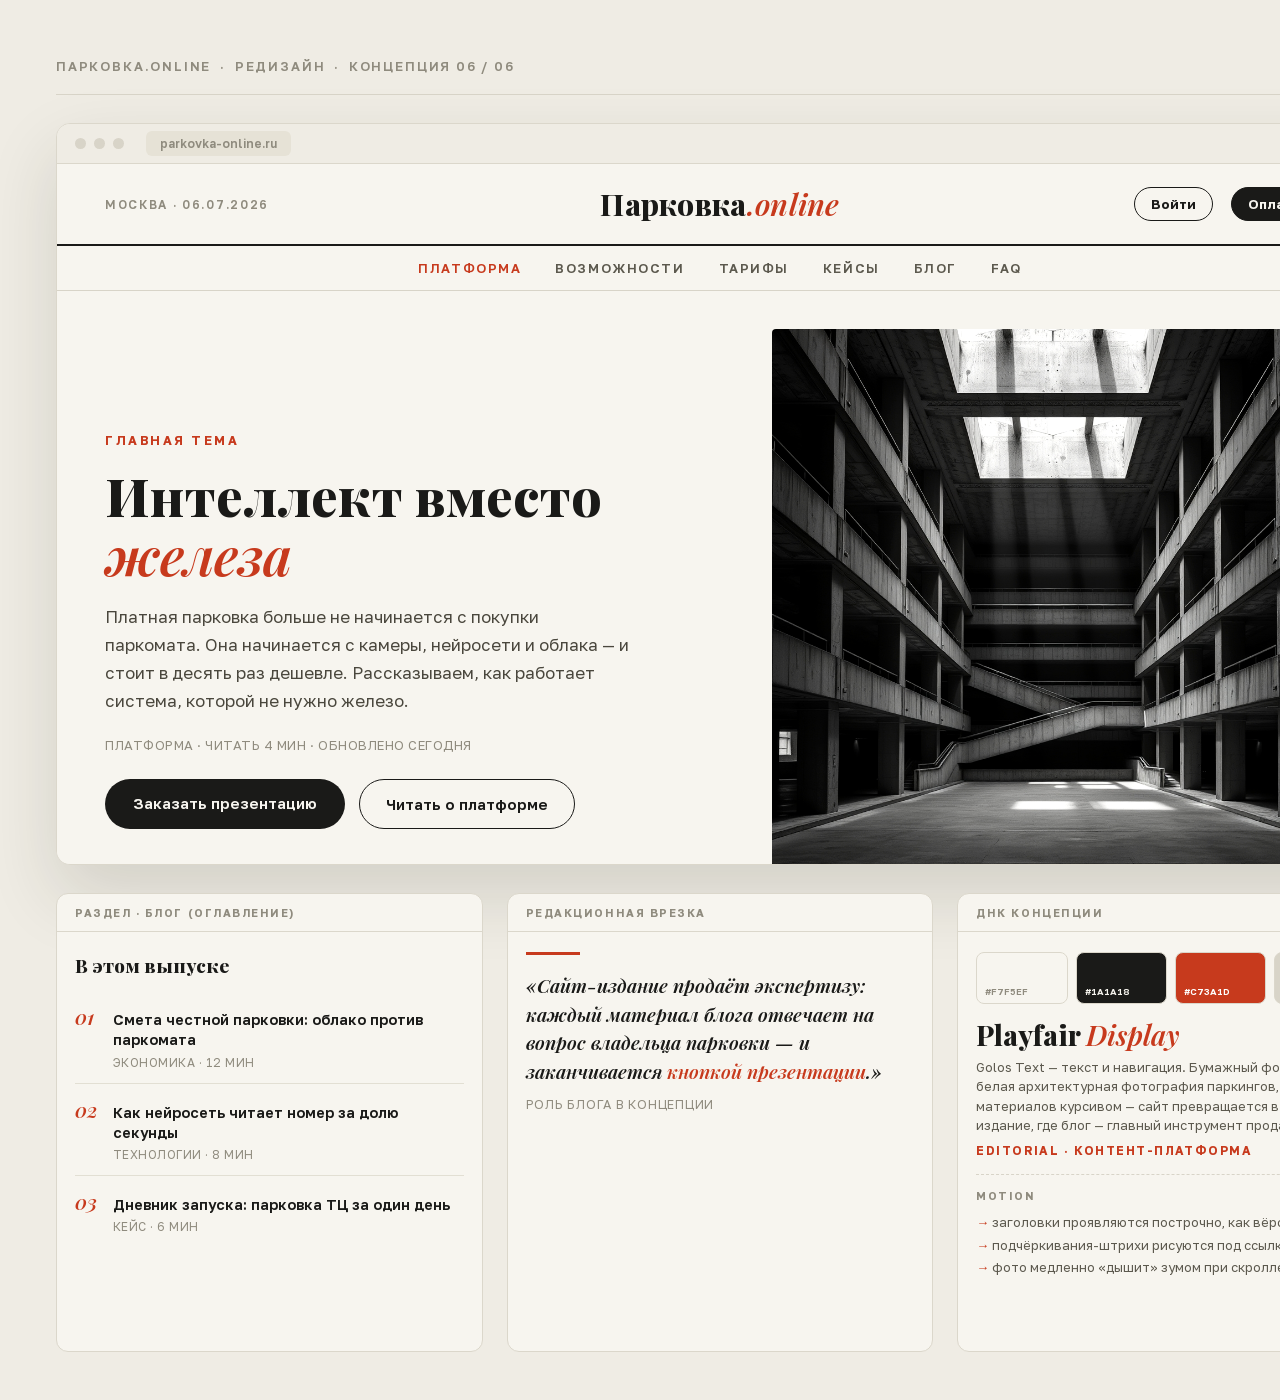
<file: boards/concept-06.html>
<!DOCTYPE html>
<html lang="ru">
<head>
<meta charset="UTF-8">
<title>Концепция 06 — Издание</title>
<style>
@import url('../fonts/fonts.css');
*{margin:0;padding:0;box-sizing:border-box}
body{width:1440px;height:1400px;overflow:hidden;background:#EFECE4;color:#1A1A18;
  font-family:'Golos Text',sans-serif}
.board{padding:48px 56px;height:100%;display:flex;flex-direction:column;gap:28px}

.b-head{display:flex;justify-content:space-between;align-items:baseline;
  border-bottom:1px solid #D8D4C8;padding-bottom:18px}
.b-head .tag{font-size:13px;letter-spacing:.14em;color:#8F8B7E;font-weight:600}
.b-head .name{font-family:'Playfair Display',serif;font-size:21px;color:#C73A1D;font-weight:800;letter-spacing:.02em}

.browser{background:#F7F5EF;border:1px solid #DBD7CB;border-radius:14px;overflow:hidden;
  box-shadow:0 30px 70px rgba(46,42,30,.14)}
.browser .bar{height:40px;background:#EFECE4;border-bottom:1px solid #DBD7CB;
  display:flex;align-items:center;gap:8px;padding:0 18px}
.browser .bar i{width:11px;height:11px;border-radius:50%;background:#D8D4C8;display:block}
.browser .bar .url{margin-left:14px;font-size:12px;color:#8F8B7E;background:#E6E2D6;border-radius:6px;
  padding:5px 14px;font-weight:600}

.hero{position:relative;height:700px;background:#F7F5EF;display:flex;flex-direction:column}
.masthead{display:flex;align-items:center;justify-content:space-between;padding:20px 48px;
  border-bottom:2px solid #1A1A18}
.m-date{font-size:12px;letter-spacing:.14em;color:#8F8B7E;font-weight:600;width:220px}
.m-logo{font-family:'Playfair Display',serif;font-size:30px;font-weight:800;letter-spacing:.01em}
.m-logo i{font-style:italic;color:#C73A1D}
.m-right{display:flex;gap:18px;width:220px;justify-content:flex-end;font-size:13px;font-weight:700}
.m-right span{border:1.5px solid #1A1A18;padding:8px 16px;border-radius:99px}
.m-right span.f{background:#1A1A18;color:#F7F5EF}
.rubrics{display:flex;justify-content:center;gap:34px;padding:14px 0;border-bottom:1px solid #D8D4C8;
  font-size:13px;letter-spacing:.12em;font-weight:600;color:#5C594E;text-transform:uppercase}
.rubrics span.act{color:#C73A1D}
.hero-in{flex:1;display:grid;grid-template-columns:1.05fr .95fr;gap:44px;padding:38px 48px}
.h-left{display:flex;flex-direction:column;justify-content:center}
.h-kicker{font-size:12.5px;letter-spacing:.2em;color:#C73A1D;font-weight:700;margin-bottom:18px}
h1{font-family:'Playfair Display',serif;font-weight:800;font-size:53px;line-height:1.1;max-width:20ch}
h1 i{font-style:italic;color:#C73A1D}
.h-sub{margin-top:20px;font-size:17px;line-height:1.65;color:#4A473D;max-width:48ch}
.h-byline{margin-top:22px;font-size:13px;color:#8F8B7E;letter-spacing:.04em}
.h-btns{display:flex;gap:14px;margin-top:26px}
.btn-a{background:#1A1A18;color:#F7F5EF;font-weight:600;font-size:15px;padding:15px 28px;border-radius:99px}
.btn-b{border:1.5px solid #1A1A18;color:#1A1A18;font-size:15px;font-weight:600;padding:15px 26px;border-radius:99px}
.h-photo{position:relative;display:flex;flex-direction:column}
.h-photo .ph{flex:1;overflow:hidden;border-radius:4px}
.h-photo img{width:100%;height:100%;object-fit:cover;filter:contrast(1.04)}
.h-photo .cap{display:flex;justify-content:space-between;font-size:11.5px;color:#8F8B7E;
  letter-spacing:.06em;padding-top:10px;border-top:1px solid #1A1A18;margin-top:12px}

.lower{display:grid;grid-template-columns:1fr 1fr 1fr;gap:24px;flex:1}
.mini{background:#F7F5EF;border:1px solid #DBD7CB;border-radius:12px;overflow:hidden;display:flex;flex-direction:column}
.mini .m-cap{font-size:11px;letter-spacing:.14em;color:#8F8B7E;font-weight:700;
  padding:12px 18px;border-bottom:1px solid #DBD7CB}
.mini .m-body{padding:20px 18px;flex:1}
.m-body h4{font-family:'Playfair Display',serif;font-size:19px;font-weight:800;margin-bottom:13px}
.art{padding:12px 0;border-bottom:1px solid #E2DFD3;display:flex;gap:12px;align-items:baseline}
.art:last-child{border-bottom:none}
.art .n{font-family:'Playfair Display',serif;font-size:20px;font-weight:800;color:#C73A1D;font-style:italic;flex:none;width:26px}
.art b{display:block;font-size:14.5px;font-weight:600;line-height:1.4}
.art span{font-size:12px;color:#8F8B7E;letter-spacing:.04em}
.quote{font-family:'Playfair Display',serif;font-style:italic;font-size:19px;line-height:1.5;color:#1A1A18}
.quote i{color:#C73A1D}
.q-src{margin-top:12px;font-size:12.5px;color:#8F8B7E;letter-spacing:.06em}
.q-rule{width:54px;height:3px;background:#C73A1D;margin-bottom:16px}

.dna .m-body{display:flex;flex-direction:column;gap:16px}
.chips{display:flex;gap:8px}
.chip{flex:1;height:52px;border-radius:8px;position:relative;border:1px solid #DBD7CB}
.chip span{position:absolute;left:8px;bottom:6px;font-size:9.5px;color:#8F8B7E;font-weight:600}
.type-spec .big{font-family:'Playfair Display',serif;font-size:28px;font-weight:800;line-height:1.1}
.type-spec .big i{font-style:italic;color:#C73A1D}
.type-spec .small{font-size:13px;color:#5C594E;margin-top:7px;line-height:1.5}
.type-spec .accent{font-size:12px;color:#C73A1D;margin-top:7px;font-weight:700;letter-spacing:.12em}
.motion{border-top:1px dashed #D8D4C8;padding-top:14px}
.motion .m-t{font-size:11px;color:#8F8B7E;letter-spacing:.14em;margin-bottom:9px;font-weight:700}
.motion ul{list-style:none;font-size:13px;color:#5C594E;line-height:1.75}
.motion li::before{content:"→ ";color:#C73A1D}
</style>
</head>
<body>
<div class="board">

  <div class="b-head">
    <div class="tag">ПАРКОВКА.ONLINE&ensp;·&ensp;РЕДИЗАЙН&ensp;·&ensp;КОНЦЕПЦИЯ 06 / 06</div>
    <div class="name">Издание</div>
  </div>

  <div class="browser">
    <div class="bar"><i></i><i></i><i></i><span class="url">parkovka-online.ru</span></div>
    <div class="hero">
      <div class="masthead">
        <div class="m-date">МОСКВА · 06.07.2026</div>
        <div class="m-logo">Парковка<i>.online</i></div>
        <div class="m-right"><span>Войти</span><span class="f">Оплатить</span></div>
      </div>
      <div class="rubrics">
        <span class="act">Платформа</span><span>Возможности</span><span>Тарифы</span><span>Кейсы</span><span>Блог</span><span>FAQ</span>
      </div>
      <div class="hero-in">
        <div class="h-left">
          <div class="h-kicker">ГЛАВНАЯ ТЕМА</div>
          <h1>Интеллект вместо <i>железа</i></h1>
          <div class="h-sub">Платная парковка больше не начинается с покупки паркомата. Она начинается с камеры, нейросети и облака — и стоит в десять раз дешевле. Рассказываем, как работает система, которой не нужно железо.</div>
          <div class="h-byline">ПЛАТФОРМА · ЧИТАТЬ 4 МИН · ОБНОВЛЕНО СЕГОДНЯ</div>
          <div class="h-btns"><div class="btn-a">Заказать презентацию</div><div class="btn-b">Читать о платформе</div></div>
        </div>
        <div class="h-photo">
          <div class="ph"><img src="../img/garage-bw.png" alt=""></div>
          <div class="cap"><span>ФОТО: ПАРКИНГ КАК АРХИТЕКТУРА</span><span>№ 01</span></div>
        </div>
      </div>
    </div>
  </div>

  <div class="lower">
    <div class="mini">
      <div class="m-cap">РАЗДЕЛ · БЛОГ (ОГЛАВЛЕНИЕ)</div>
      <div class="m-body">
        <h4>В этом выпуске</h4>
        <div class="art"><div class="n">01</div><div><b>Смета честной парковки: облако против паркомата</b><span>ЭКОНОМИКА · 12 МИН</span></div></div>
        <div class="art"><div class="n">02</div><div><b>Как нейросеть читает номер за долю секунды</b><span>ТЕХНОЛОГИИ · 8 МИН</span></div></div>
        <div class="art"><div class="n">03</div><div><b>Дневник запуска: парковка ТЦ за один день</b><span>КЕЙС · 6 МИН</span></div></div>
      </div>
    </div>
    <div class="mini">
      <div class="m-cap">РЕДАКЦИОННАЯ ВРЕЗКА</div>
      <div class="m-body">
        <div class="q-rule"></div>
        <div class="quote">«Сайт-издание продаёт экспертизу: каждый материал блога отвечает на вопрос владельца парковки — и заканчивается <i>кнопкой презентации</i>.»</div>
        <div class="q-src">РОЛЬ БЛОГА В КОНЦЕПЦИИ</div>
      </div>
    </div>
    <div class="mini dna">
      <div class="m-cap">ДНК КОНЦЕПЦИИ</div>
      <div class="m-body">
        <div class="chips">
          <div class="chip" style="background:#F7F5EF"><span>#F7F5EF</span></div>
          <div class="chip" style="background:#1A1A18"><span style="color:#F7F5EF">#1A1A18</span></div>
          <div class="chip" style="background:#C73A1D"><span style="color:#fff">#C73A1D</span></div>
          <div class="chip" style="background:#D8D4C8"><span style="color:#1A1A18">#D8D4C8</span></div>
        </div>
        <div class="type-spec">
          <div class="big">Playfair <i>Display</i></div>
          <div class="small">Golos Text — текст и навигация. Бумажный фон, чёрно-белая архитектурная фотография паркингов, номера материалов курсивом — сайт превращается в отраслевое издание, где блог — главный инструмент продаж.</div>
          <div class="accent">EDITORIAL · КОНТЕНТ-ПЛАТФОРМА</div>
        </div>
        <div class="motion">
          <div class="m-t">MOTION</div>
          <ul>
            <li>заголовки проявляются построчно, как вёрстка полосы</li>
            <li>подчёркивания-штрихи рисуются под ссылками</li>
            <li>фото медленно «дышит» зумом при скролле</li>
          </ul>
        </div>
      </div>
    </div>
  </div>

</div>
</body>
</html>
</file>
